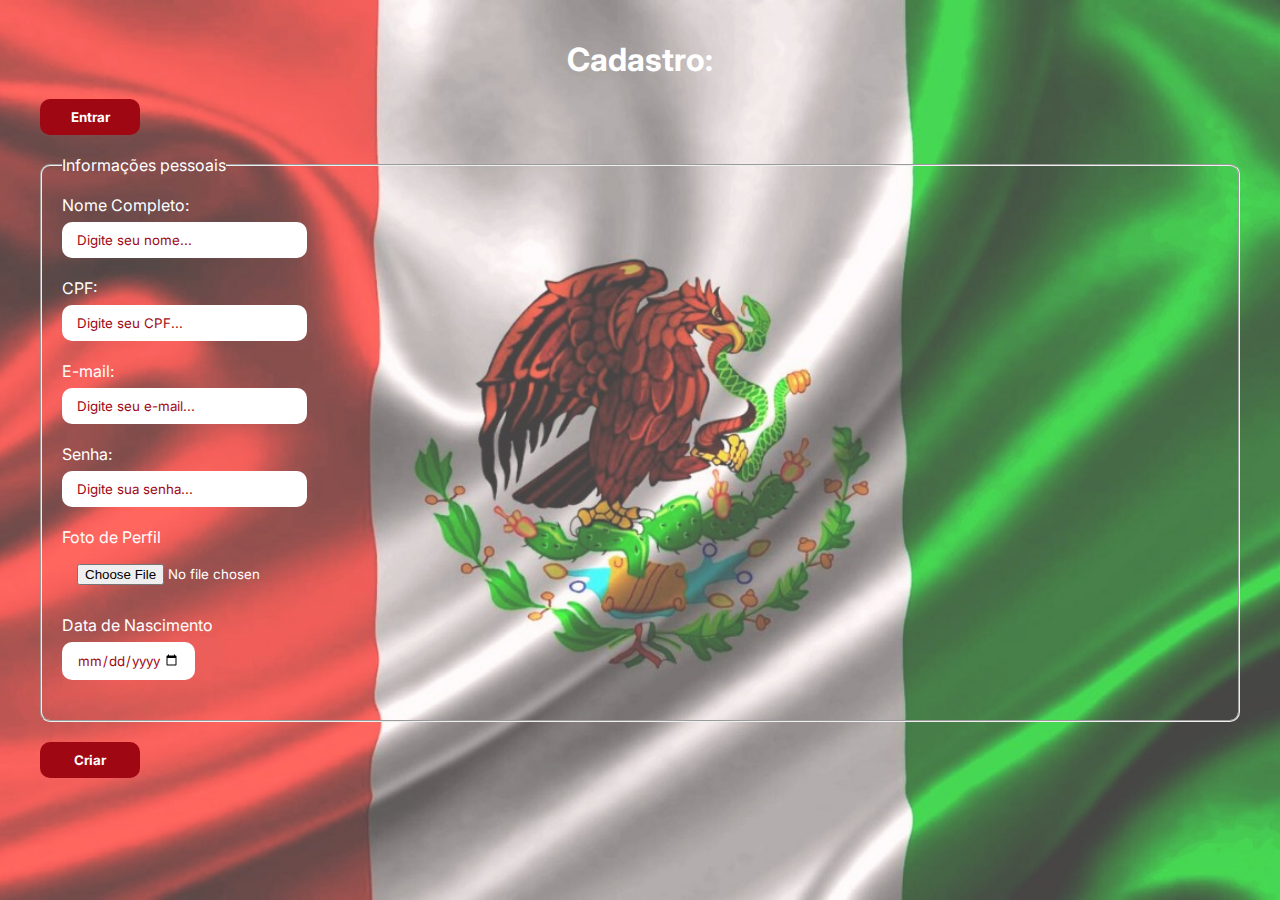
<file: index.html>
<!DOCTYPE html>
<html lang="pt-br">

<head>
    <meta charset="UTF-8">
    <meta name="viewport" content="width=device-width, initial-scale=1.0">
    <title>México</title>
    <link rel="shortcut icon" href="bandeira_rendodo.webp" type="image/x-icon">
    <link rel="stylesheet" href="style.css">
    <link rel="stylesheet" href="quiz.html">
    <link rel="preconnect" href="https://fonts.googleapis.com">
    <link rel="preconnect" href="https://fonts.gstatic.com" crossorigin>
    <link href="https://fonts.googleapis.com/css?family=Inter:ital,opsz,wght@0,14..32,100..900;1,14..32,
    100..900&display=swap" rel="stylesheet">
    
<link rel="shortcut icon" href="rendodo.png" type="image/x-icon">

</head>

<body>
    <header>

        <div id="page">
            <header>
                <h1>Cadastro:</h1>
            </header>
            <button><a href="login.html" class="botao">Entrar</a></button> 
            <div id="cor_de_fundo">
                <main>
                    <form action="">
                        <fieldset class="informacoes-pessoais">
                            <legend>Informações pessoais</legend>

                            <div>
                                <label for="Nome"> Nome Completo:</label>
                                <input type="text" placeholder="Digite seu nome..." id="nome...">
                            </div>

                            <div>
                                <label for="">CPF:</label>
                                <input type="number" placeholder="Digite seu CPF..." id="cpf">
                            </div>

                            <div>
                                <label for="email">E-mail:</label>
                                <input type="email" placeholder="Digite seu e-mail..." id="email" required>
                            </div>

                            <div>
                                <label for="senha">Senha:</label>
                                <input type="password" placeholder="Digite sua senha..." id="senha" required
                                    maxlength="10" minlength="6">
                            </div>

                            <div>
                                <label for="foto">Foto de Perfil</label>
                                <input type="file" id="foto" accept="jpg, png, jpeg, svg" required>
                            </div>

                            <div>
                                <label for="nascimento">Data de Nascimento</label>
                                <input type="date" id="nascimento" max="2014-12-31" required>
                            </div>
                           
            </div>
            </fieldset>

            <button><a href="login.html" class="botao">Criar</a></button> 
            </form>
            </main>
        </div>
</body>
</html>
</file>
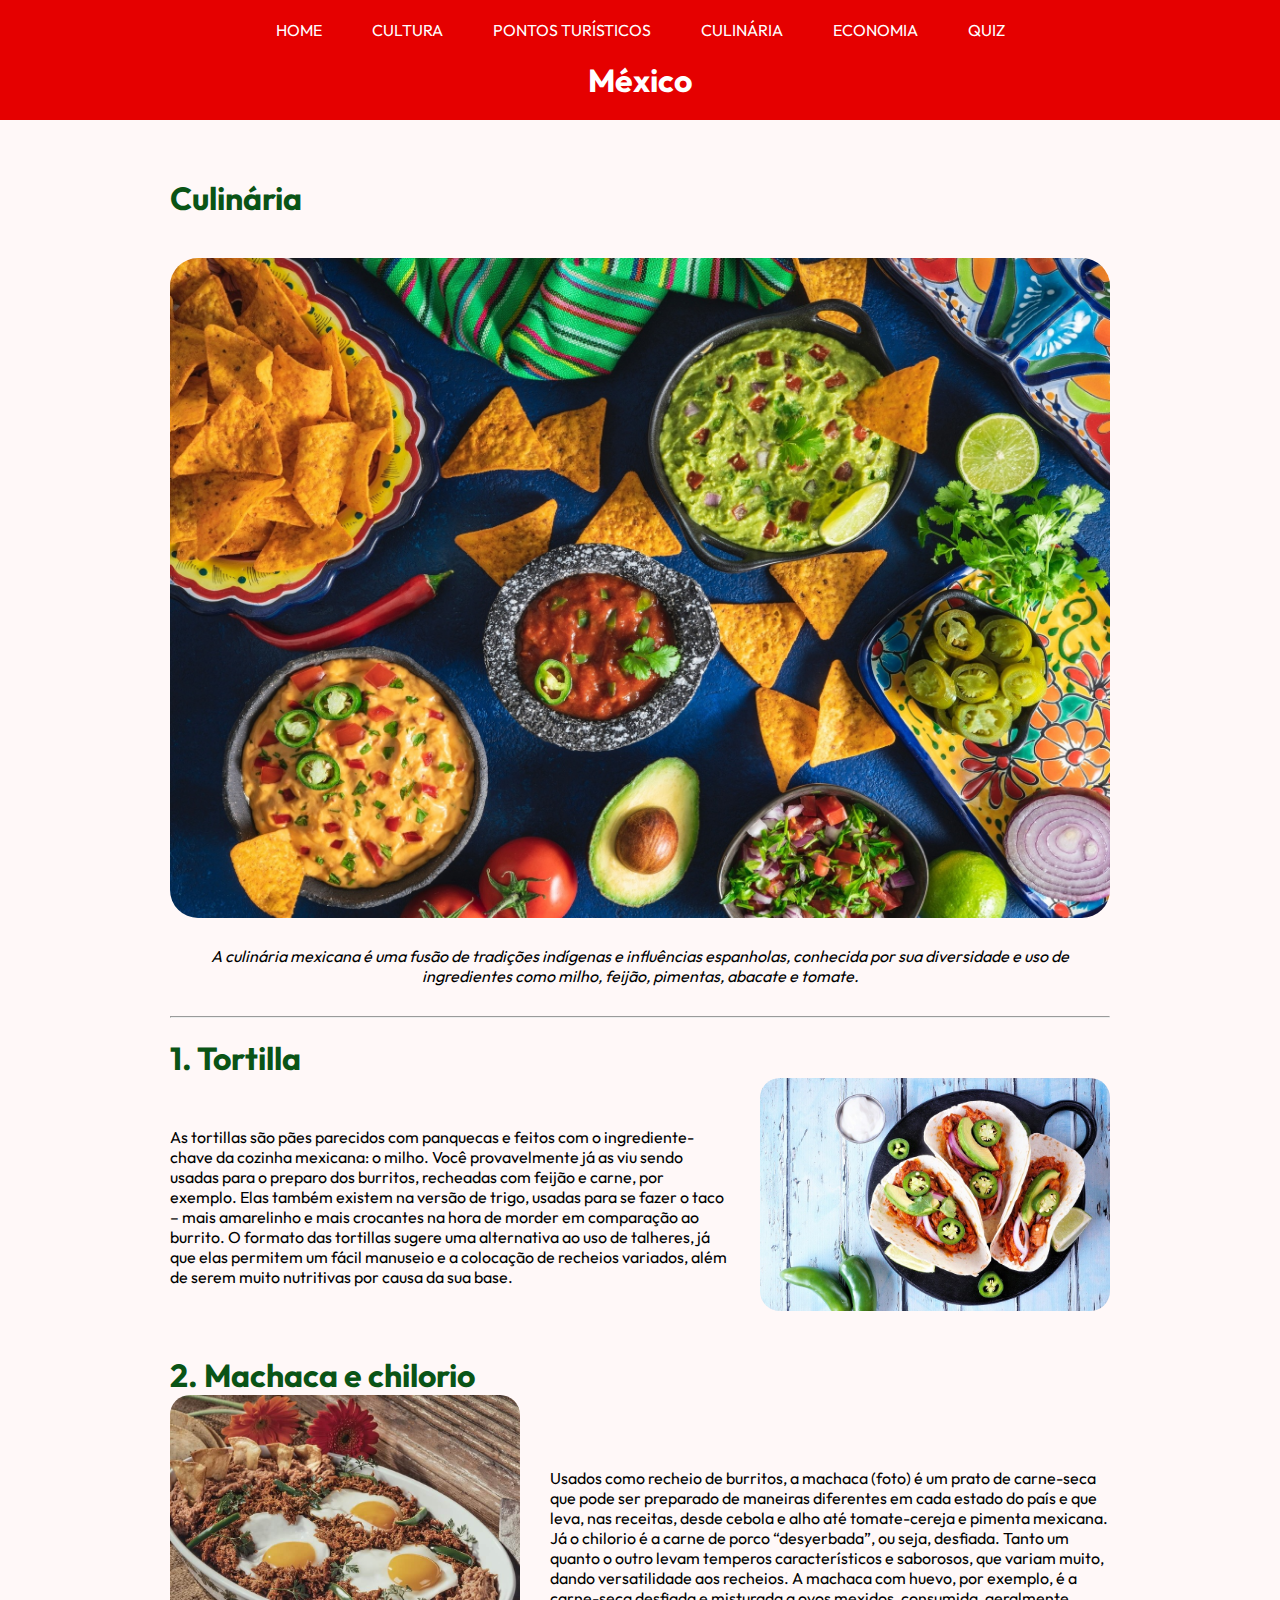
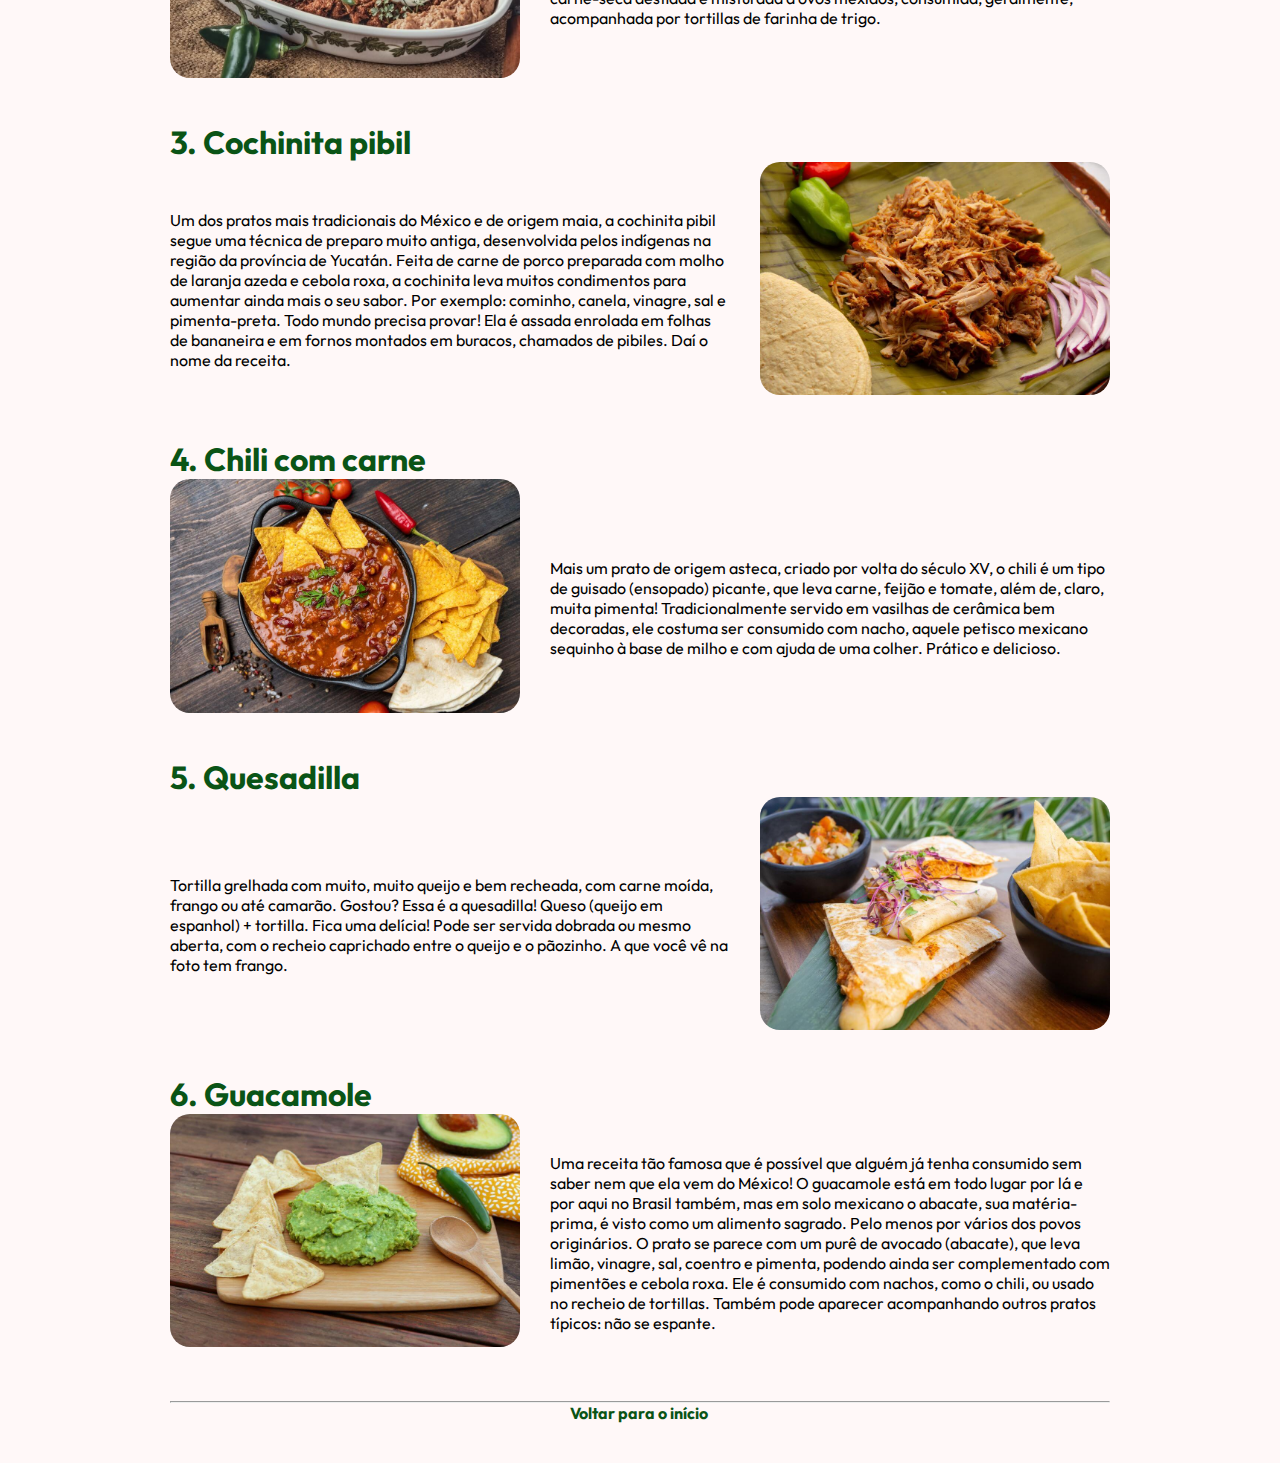
<file: culinaria.html>
<!DOCTYPE html>
<html lang="pt-br">

<head>
    <meta charset="UTF-8">
    <meta name="viewport" content="width=device-width, initial-scale=1.0">
    <title>México</title>
    <link rel="stylesheet" href="culinaria.css">
    <link rel="preconnect" href="https://fonts.googleapis.com">
    <link rel="preconnect" href="https://fonts.gstatic.com" crossorigin>
    <link
        href="https://fonts.googleapis.com/css2?family=Lora:ital,wght@0,400..700;1,400..700&family=Open+Sans:ital,wght@0,300..800;1,300..800&family=Outfit:wght@100..900&display=swap"
        rel="stylesheet">
</head>

<body>
    <div id="page">
        <header>
            <div class="header-container">
                <nav>
                    <ul>
                        <li>
                            <a href="home.html">HOME</a>
                        </li>
                        <li>
                            <a href="cultura.html">CULTURA</a>
                        </li>
                        <li>
                            <a href="locais.html">PONTOS TURÍSTICOS</a>
                        </li>
                        <li>
                            <a href="#culinaria">CULINÁRIA</a>
                        </li>
                        <li>
                            <a href="economia.html">ECONOMIA</a>
                        </li>
                        <li>
                            <a href="quiz.html">QUIZ</a>
                        </li>
                    </ul>
                </nav>
                <h1>México</h1>
            </div>
        </header>

        <div class="divider" id="culinaria"></div>
        <main>
            <h1 id="inicio">Culinária</h1>
            <img id="Conheça-o-mexico" src="./assets/culinaria.jpg" alt="economia méxico"">
            <p class=" italico">A culinária mexicana é uma fusão de tradições indígenas e influências espanholas,
            conhecida por sua diversidade e uso de ingredientes como milho, feijão, pimentas, abacate e tomate.</p>

            <hr>


            <section class="culinaria">
                <h1>1. Tortilla</h1>

                <div class="img-p">
                    <p>As tortillas são pães parecidos com panquecas e feitos com o ingrediente-chave da cozinha
                        mexicana: o milho. Você provavelmente já as viu sendo usadas para o preparo dos burritos,
                        recheadas com feijão e carne, por exemplo.
                        Elas também existem na versão de trigo, usadas para se fazer o taco – mais amarelinho e mais
                        crocantes na hora de morder em comparação ao burrito.
                        O formato das tortillas sugere uma alternativa ao uso de talheres, já que elas permitem um fácil
                        manuseio e a colocação de recheios variados, além de serem muito nutritivas por causa da sua
                        base.</p>

                    <img id="mapa-mexico" src="./assets/tortilla.jpg" alt="Tortilla">
                </div>
            </section>

            <section class="culinaria">
                <h1>2. Machaca e chilorio</h1>

                <div class="img-p">
                    <p>Usados como recheio de burritos, a machaca (foto) é um prato de carne-seca que pode ser preparado
                        de maneiras diferentes em cada estado do país e que leva, nas receitas, desde cebola e alho até
                        tomate-cereja e pimenta mexicana.
                        Já o chilorio é a carne de porco “desyerbada”, ou seja, desfiada.
                        Tanto um quanto o outro levam temperos característicos e saborosos, que variam muito, dando
                        versatilidade aos recheios. A machaca com huevo, por exemplo, é a carne-seca desfiada e
                        misturada a ovos mexidos, consumida, geralmente, acompanhada por tortillas de farinha de trigo.
                    </p>

                    <img id="mapa-mexico" src="./assets/machaca-e-chilorio.jpg" alt=" Machaca e chilorio">
                </div>
            </section>

            <section class="culinaria">
                <h1>3. Cochinita pibil</h1>

                <div class="img-p">
                    <p>Um dos pratos mais tradicionais do México e de origem maia, a cochinita pibil segue uma técnica
                        de preparo muito antiga, desenvolvida pelos indígenas na região da província de Yucatán.
                        Feita de carne de porco preparada com molho de laranja azeda e cebola roxa, a cochinita leva
                        muitos condimentos para aumentar ainda mais o seu sabor. Por exemplo: cominho, canela, vinagre,
                        sal e pimenta-preta. Todo mundo precisa provar!
                        Ela é assada enrolada em folhas de bananeira e em fornos montados em buracos, chamados de
                        pibiles. Daí o nome da receita.</p>

                    <img id="mapa-mexico" src="./assets/cochinita-pibil.jpg" alt=" Cochinita pibil">
                </div>
            </section>

            <section class="culinaria">
                <h1>4. Chili com carne</h1>

                <div class="img-p">
                    <p>Mais um prato de origem asteca, criado por volta do século XV, o chili é um tipo de guisado
                        (ensopado) picante, que leva carne, feijão e tomate, além de, claro, muita pimenta!
                        Tradicionalmente servido em vasilhas de cerâmica bem decoradas, ele costuma ser consumido com
                        nacho, aquele petisco mexicano sequinho à base de milho e com ajuda de uma colher. Prático e
                        delicioso.</p>

                    <img id="mapa-mexico" src="./assets/chili-com-carne.jpg" alt=" Chili com carne">
                </div>
            </section>


            <section class="culinaria">
                <h1>5. Quesadilla</h1>

                <div class="img-p">
                    <p>Tortilla grelhada com muito, muito queijo e bem recheada, com carne moída, frango ou até camarão.
                        Gostou? Essa é a quesadilla! Queso (queijo em espanhol) + tortilla. Fica uma delícia!
                        Pode ser servida dobrada ou mesmo aberta, com o recheio caprichado entre o queijo e o pãozinho.
                        A que você vê na foto tem frango.</p>

                    <img id="mapa-mexico" src="./assets/quesadilla.jpg" alt="Quesadilla">
                </div>
            </section>

            <section class="culinaria">
                <h1>6. Guacamole</h1>

                <div class="img-p">
                    <p>Uma receita tão famosa que é possível que alguém já tenha consumido sem saber nem que ela vem do México! O guacamole está em todo lugar por lá e por aqui no Brasil também, mas em solo mexicano o abacate, sua matéria-prima, é visto como um alimento sagrado.
                        Pelo menos por vários dos povos originários.
                        O prato se parece com um purê de avocado (abacate), que leva limão, vinagre, sal, coentro e pimenta, podendo ainda ser complementado com pimentões e cebola roxa.
                        Ele é consumido com nachos, como o chili, ou usado no recheio de tortillas. Também pode aparecer acompanhando outros pratos típicos: não se espante.</p>

                    <img id="mapa-mexico" src="./assets/guacamole.jpg" alt="Guacamole">
                </div>
            </section>

            <hr>

            <a href="#culinaria" id="voltar-para-o-inicio"><strong>Voltar para o início</strong></a>
        </main>
    </div>
</body>

</html>
</file>
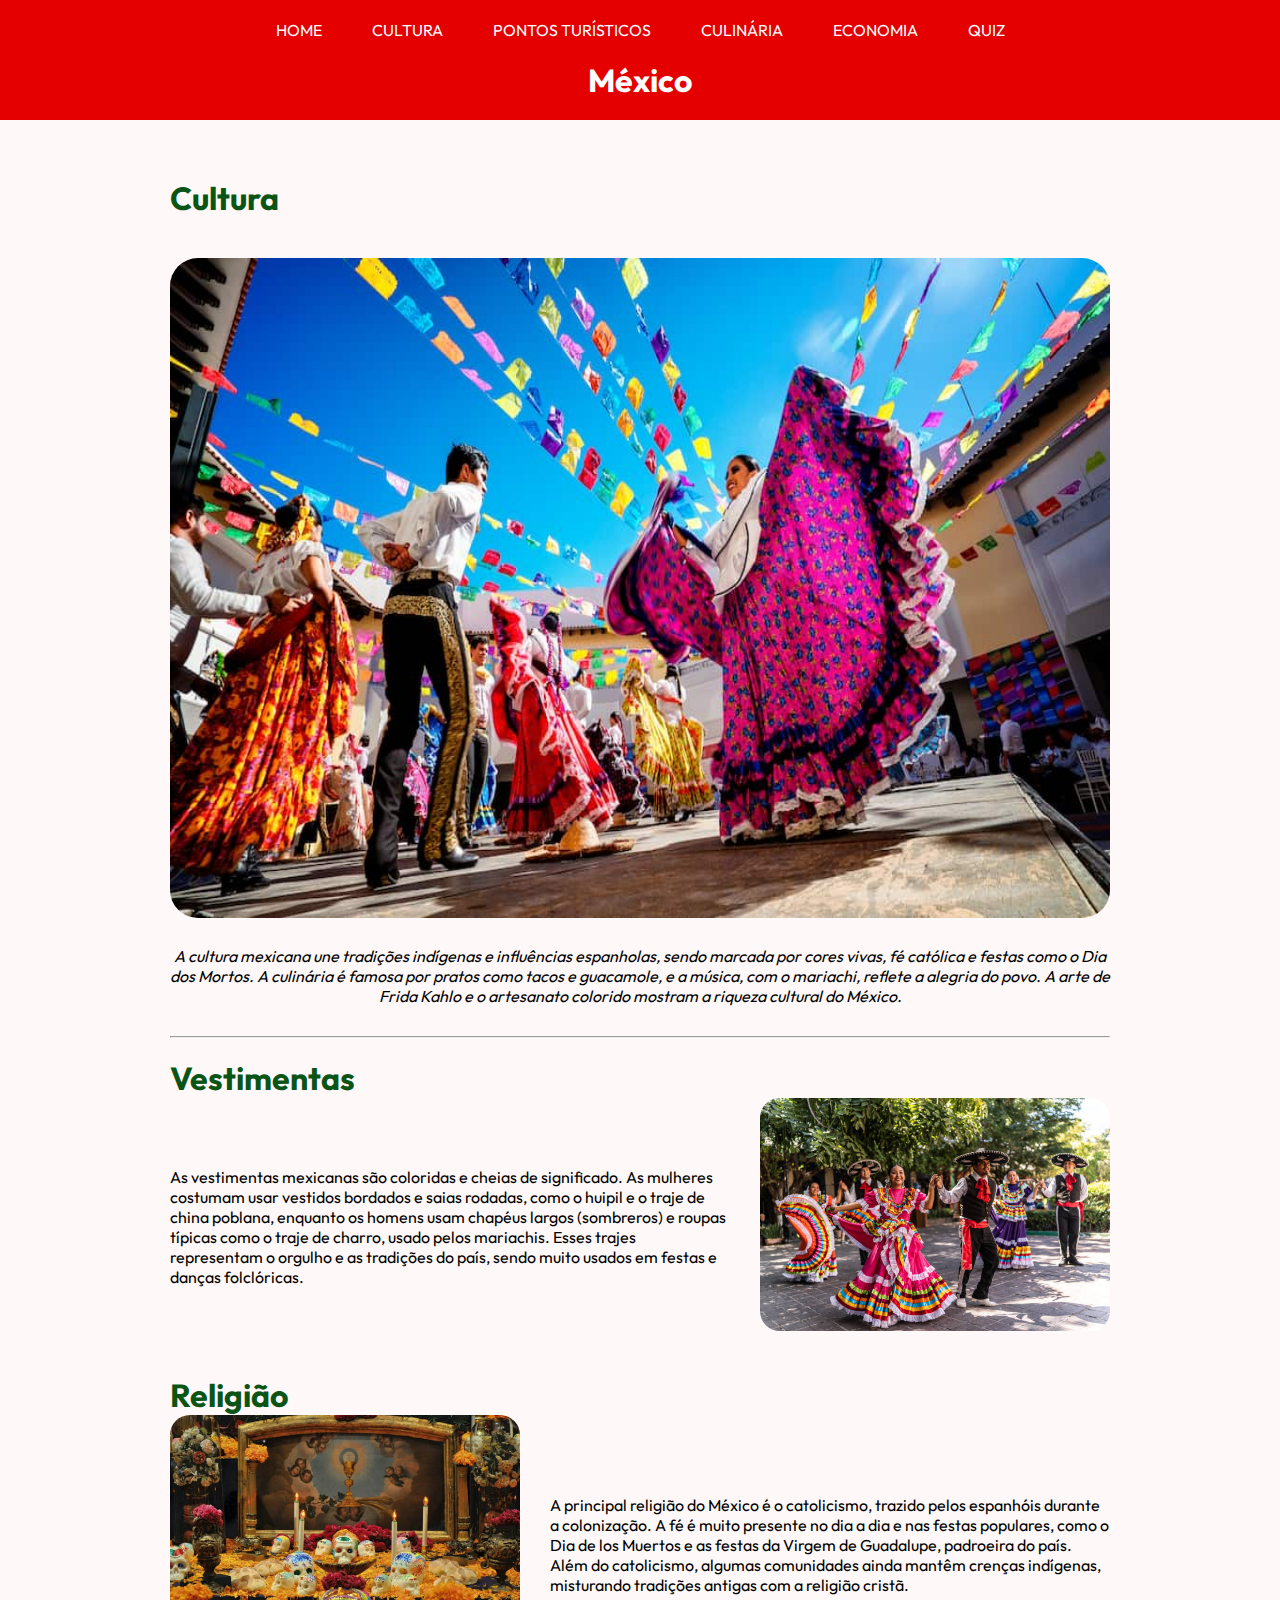
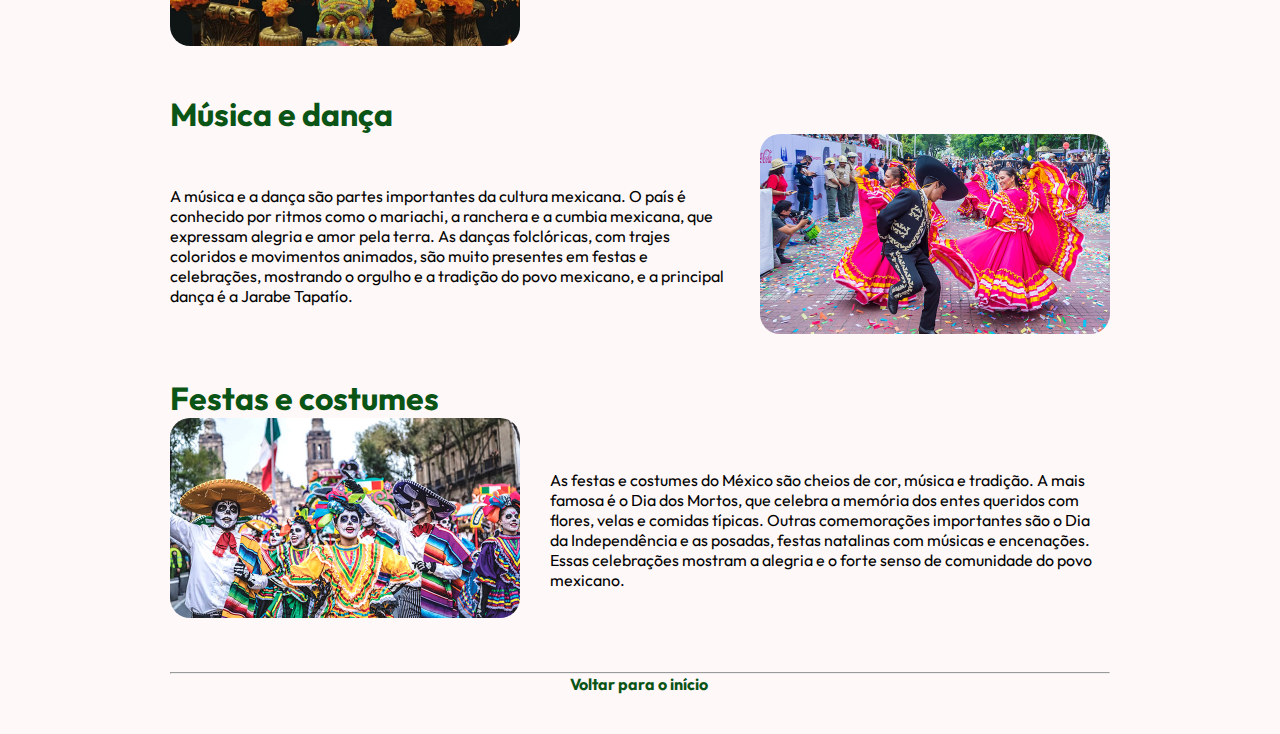
<file: cultura.html>
<!DOCTYPE html>
<html lang="pt-br">

<head>
    <meta charset="UTF-8">
    <meta name="viewport" content="width=device-width, initial-scale=1.0">
    <title>México</title>
    <link rel="stylesheet" href="cultura.css">
    <link rel="preconnect" href="https://fonts.googleapis.com">
    <link rel="preconnect" href="https://fonts.gstatic.com" crossorigin>
    <link
        href="https://fonts.googleapis.com/css2?family=Lora:ital,wght@0,400..700;1,400..700&family=Open+Sans:ital,wght@0,300..800;1,300..800&family=Outfit:wght@100..900&display=swap"
        rel="stylesheet">
</head>

<body>
    <div id="page">
        <header>
            <div class="header-container">
                <nav>
                    <ul>
                        <li>
                            <a href="home.html">HOME</a>
                        </li>
                        <li>
                            <a href="#cultura">CULTURA</a>
                        </li>
                        <li>
                            <a href="locais.html">PONTOS TURÍSTICOS</a>
                        </li>
                        <li>
                            <a href="culinaria.html">CULINÁRIA</a>
                        </li>
                        <li>
                            <a href="economia.html">ECONOMIA</a>
                        </li>
                        <li>
                            <a href="quiz.html">QUIZ</a>
                        </li>
                    </ul>
                </nav>
                <h1>México</h1>
            </div>
        </header>

        <div class="divider" id="cultura"></div>
        <main>
            <h1 id="inicio">Cultura</h1>
            <img id="Conheça-o-mexico" src="./assets/cultura.jpg"
                alt="cultura méxico"">
                                                                                                                                                                                                                                                                                                                                                                                                                                                                                                                                                                                                                                                                                                            <p class="
                italico">A cultura mexicana une tradições indígenas e influências espanholas, sendo marcada por cores
            vivas, fé católica e festas como o Dia dos Mortos. A culinária é famosa por pratos como tacos e guacamole, e
            a música, com o mariachi, reflete a alegria do povo. A arte de Frida Kahlo e o artesanato colorido mostram a
            riqueza cultural do México.</p>

            <hr>


            <section class="cultura">
                <h1>Vestimentas</h1>

                <div class="img-p">
                    <p>As vestimentas mexicanas são coloridas e cheias de significado. As mulheres costumam usar
                        vestidos bordados e saias rodadas, como o huipil e o traje de china poblana, enquanto os homens
                        usam chapéus largos (sombreros) e roupas típicas como o traje de charro, usado pelos mariachis.
                        Esses trajes representam o orgulho e as tradições do país, sendo muito usados em festas e danças
                        folclóricas.</p>

                    <img id="mapa-mexico" src="./assets/vestimentas.jpg" alt="Vestimentas">
                </div>
            </section>

            <section class="cultura">
                <h1>Religião</h1>

                <div class="img-p">
                    <p>A principal religião do México é o catolicismo, trazido pelos espanhóis durante a colonização. A
                        fé é muito presente no dia a dia e nas festas populares, como o Dia de los Muertos e as festas
                        da Virgem de Guadalupe, padroeira do país. Além do catolicismo, algumas comunidades ainda mantêm
                        crenças indígenas, misturando tradições antigas com a religião cristã.
                    <p>

                        <img id="mapa-mexico" src="./assets/Religiao.png" alt="Religião">
                </div>
            </section>

            <section class="cultura">
                <h1>Música e dança</h1>

                <div class="img-p">
                    <p>A música e a dança são partes importantes da cultura mexicana. O país é conhecido por ritmos como
                        o mariachi, a ranchera e a cumbia mexicana, que expressam alegria e amor pela terra. As danças
                        folclóricas, com trajes coloridos e movimentos animados, são muito presentes em festas e
                        celebrações, mostrando o orgulho e a tradição do povo mexicano, e a principal dança é a Jarabe
                        Tapatío.</p>

                    <img id="mapa-mexico" src="./assets/musica.jpg" alt="Musica e dança">
                </div>
            </section>

            <section class="cultura">
                <h1>Festas e costumes</h1>

                <div class="img-p">
                    <p>As festas e costumes do México são cheios de cor, música e tradição. A mais famosa é o Dia dos
                        Mortos, que celebra a memória dos entes queridos com flores, velas e comidas típicas. Outras
                        comemorações importantes são o Dia da Independência e as posadas, festas natalinas com músicas e
                        encenações. Essas celebrações mostram a alegria e o forte senso de comunidade do povo mexicano.
                    </p>

                    <img id="mapa-mexico" src="./assets/custumes.jpg" alt="Festas e costumes">
                </div>
            </section>

            <hr>

            <a href="#cultura" id="voltar-para-o-inicio"><strong>Voltar para o início</strong></a>
        </main>
    </div>
</body>

</html>
</file>
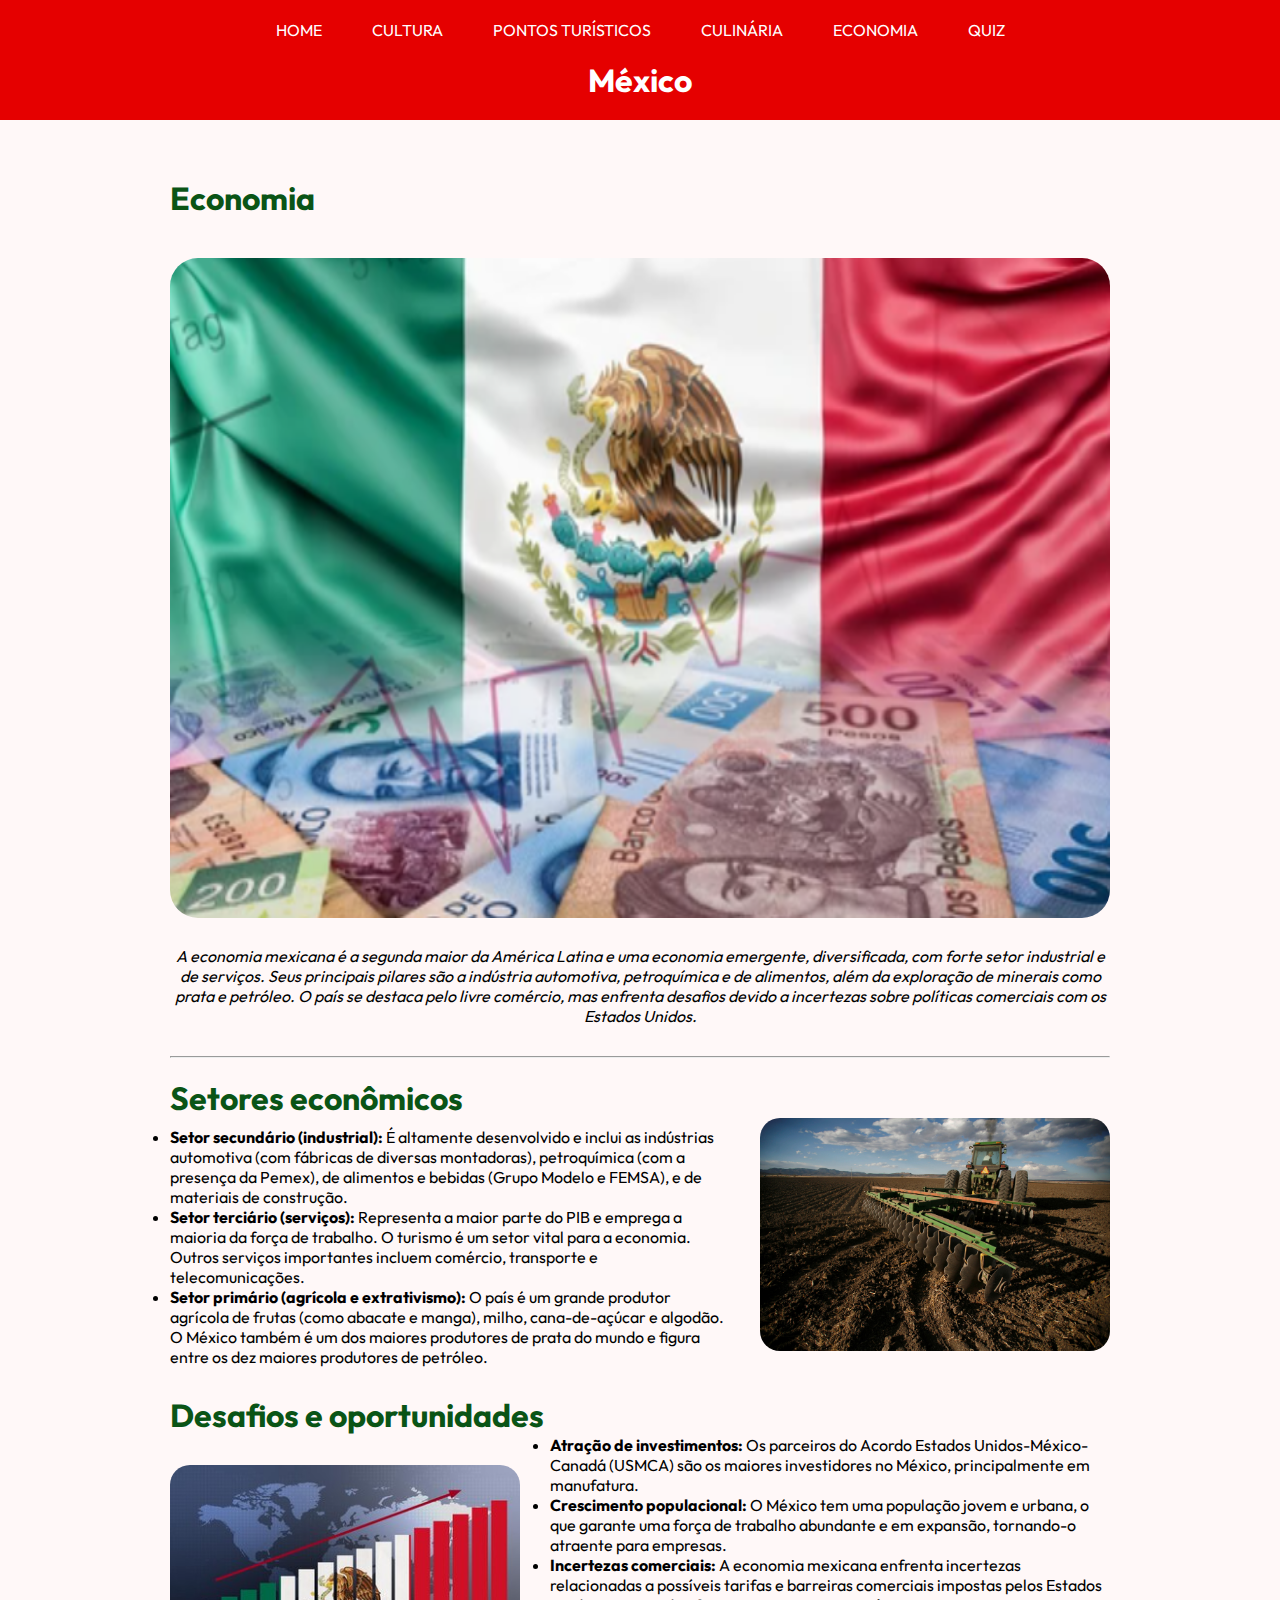
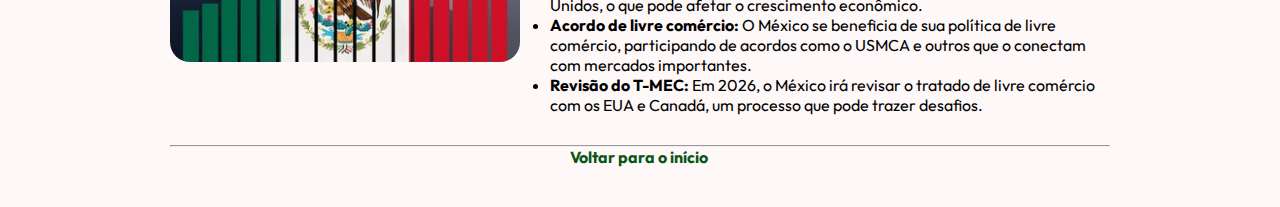
<file: economia.html>
<!DOCTYPE html>
<html lang="pt-br">

<head>
    <meta charset="UTF-8">
    <meta name="viewport" content="width=device-width, initial-scale=1.0">
    <title>México</title>
    <link rel="stylesheet" href="economia.css">
    <link rel="preconnect" href="https://fonts.googleapis.com">
    <link rel="preconnect" href="https://fonts.gstatic.com" crossorigin>
    <link
        href="https://fonts.googleapis.com/css2?family=Lora:ital,wght@0,400..700;1,400..700&family=Open+Sans:ital,wght@0,300..800;1,300..800&family=Outfit:wght@100..900&display=swap"
        rel="stylesheet">
</head>

<body>
    <div id="page">
        <header>
            <div class="header-container">
                <nav>
                    <ul>
                        <li>
                            <a href="home.html">HOME</a>
                        </li>
                        <li>
                            <a href="cultura.html">CULTURA</a>
                        </li>
                        <li>
                            <a href="locais.html">PONTOS TURÍSTICOS</a>
                        </li>
                        <li>
                            <a href="culinaria.html">CULINÁRIA</a>
                        </li>
                        <li>
                            <a href="#economia">ECONOMIA</a>
                        </li>
                        <li>
                            <a href="quiz.html">QUIZ</a>
                        </li>
                    </ul>
                </nav>
                <h1>México</h1>
            </div>
        </header>

        <div class="divider" id="economia"></div>
        <main>
            <h1 id="inicio">Economia</h1>
            <img id="Conheça-o-mexico" src="./assets/economia.png" alt="economia méxico"">
            <p class=" italico">A economia mexicana é a segunda maior da América Latina e uma economia emergente, diversificada, com forte setor industrial e de serviços. Seus principais pilares são a indústria automotiva, petroquímica e de alimentos, além da exploração de minerais como prata e petróleo. O país se destaca pelo livre comércio, mas enfrenta desafios devido a incertezas sobre políticas comerciais com os Estados Unidos. </p>

            <hr>


            <section class="economia">
                <h1>Setores econômicos</h1>

                <div class="img-p">
                    <ul>
                        <li><strong>Setor secundário (industrial):</strong> É altamente desenvolvido e inclui as indústrias automotiva (com fábricas de diversas montadoras), petroquímica (com a presença da Pemex), de alimentos e bebidas (Grupo Modelo e FEMSA), e de materiais de construção.</li>
                        <li><strong>Setor terciário (serviços):</strong> Representa a maior parte do PIB e emprega a maioria da força de trabalho. O turismo é um setor vital para a economia. Outros serviços importantes incluem comércio, transporte e telecomunicações.</li>
                        <li><strong>Setor primário (agrícola e extrativismo):</strong> O país é um grande produtor agrícola de frutas (como abacate e manga), milho, cana-de-açúcar e algodão. O México também é um dos maiores produtores de prata do mundo e figura entre os dez maiores produtores de petróleo. </li>
                    </ul>

                    <img id="mapa-mexico" src="./assets/setor-economico.jpg" alt="Seror economico">
                </div>
            </section>

            <section class="economia">
                <h1>Desafios e oportunidades</h1>

                <div class="img-p">
                    
                    <ul>
                        <li><strong>Atração de investimentos: </strong>Os parceiros do Acordo Estados Unidos-México-Canadá (USMCA) são os maiores investidores no México, principalmente em manufatura.</li>
                        <li> <strong>Crescimento populacional:</strong> O México tem uma população jovem e urbana, o que garante uma força de trabalho abundante e em expansão, tornando-o atraente para empresas.</li>
                        <li><strong>Incertezas comerciais: </strong>A economia mexicana enfrenta incertezas relacionadas a possíveis tarifas e barreiras comerciais impostas pelos Estados Unidos, o que pode afetar o crescimento econômico.</li>
                        <li><strong>Acordo de livre comércio:</strong> O México se beneficia de sua política de livre comércio, participando de acordos como o USMCA e outros que o conectam com mercados importantes.</li>
                        <li><strong>Revisão do T-MEC:</strong> Em 2026, o México irá revisar o tratado de livre comércio com os EUA e Canadá, um processo que pode trazer desafios. </li>
                    </ul>

                    <img id="mapa-mexico" src="./assets/economia3.jpg" alt="Desafios e oportunidades">
                </div>
            </section>


            <hr>

            <a href="#economia" id="voltar-para-o-inicio"><strong>Voltar para o início</strong></a>
        </main>
    </div>
</body>

</html>
</file>
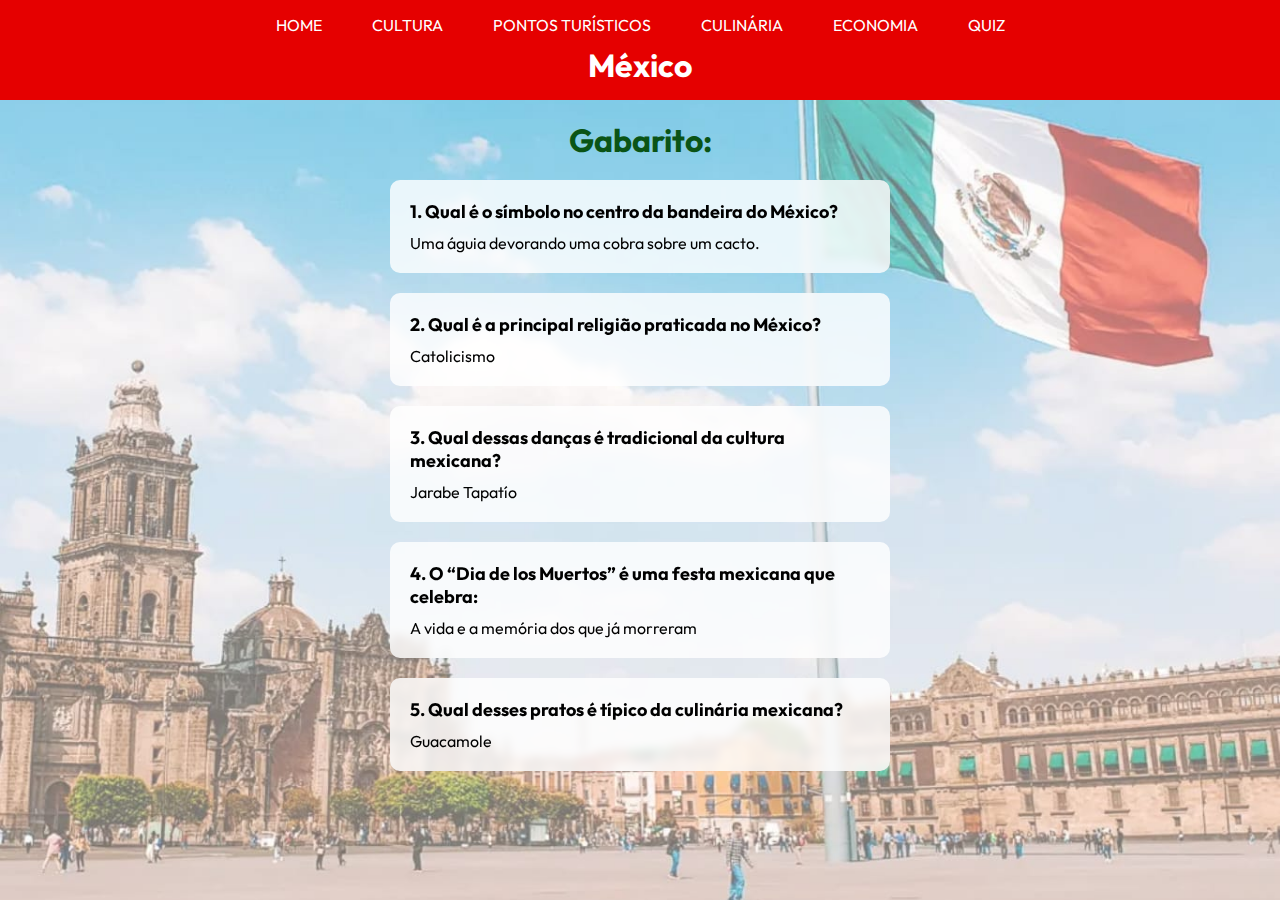
<file: gabarito.html>
<!DOCTYPE html>
<html lang="pt-br">

<head>
    <meta charset="UTF-8">
    <meta name="viewport" content="width=device-width, initial-scale=1.0">
    <title>México</title>
    <link rel="shortcut icon" href="bandeira_rendodo.webp" type="image/x-icon">
    <link rel="stylesheet" href="quiz.css">
    <link rel="preconnect" href="https://fonts.googleapis.com">
    <link rel="preconnect" href="https://fonts.gstatic.com" crossorigin>
    <link
        href="https://fonts.googleapis.com/css2?family=Lora:ital,wght@0,400..700;1,400..700&family=Open+Sans:ital,wght@0,300..800;1,300..800&family=Outfit:wght@100..900&display=swap"
        rel="stylesheet">
</head>


<body>
    <div id="page">
        <header>
            <div class="header-container">
                <nav>
                    <ul>
                        <li>
                            <a href="home.html">HOME</a>
                        </li>
                        <li>
                            <a href="cultura.html">CULTURA</a>
                        </li>
                        <li>
                            <a href="locais.html">PONTOS TURÍSTICOS</a>
                        </li>
                        <li>
                            <a href="culinaria.html">CULINÁRIA</a>
                        </li>
                        <li>
                            <a href="economia.html">ECONOMIA</a>
                        </li>
                        <li>
                            <a href="quiz.html">QUIZ</a>
                        </li>
                    </ul>
                </nav>
                <h1>México</h1>
            </div>
        </header>

        <h1 id="quiz">Gabarito:</h1>
        <div class="pergunta">
            <h2>1. Qual é o símbolo no centro da bandeira do México?</h2>

            <p>Uma águia devorando uma cobra sobre um cacto.</p>
        </div>


        <div class="pergunta">
            <h2>2. Qual é a principal religião praticada no México?
            </h2>
            <p>Catolicismo</p>

        </div>


        <div class="pergunta">
            <h2>3. Qual dessas danças é tradicional da cultura mexicana?</h2>

            <p>Jarabe Tapatío</p>
        </div>
        <div class="pergunta">
            <h2>4. O “Dia de los Muertos” é uma festa mexicana que celebra:</h2>

            <p>A vida e a memória dos que já morreram</p>

        </div>


        <div class="pergunta">
            <h2>5. Qual desses pratos é típico da culinária mexicana?
            </h2>
            <p>Guacamole</p>

        </div>


</body>

</html>
</file>
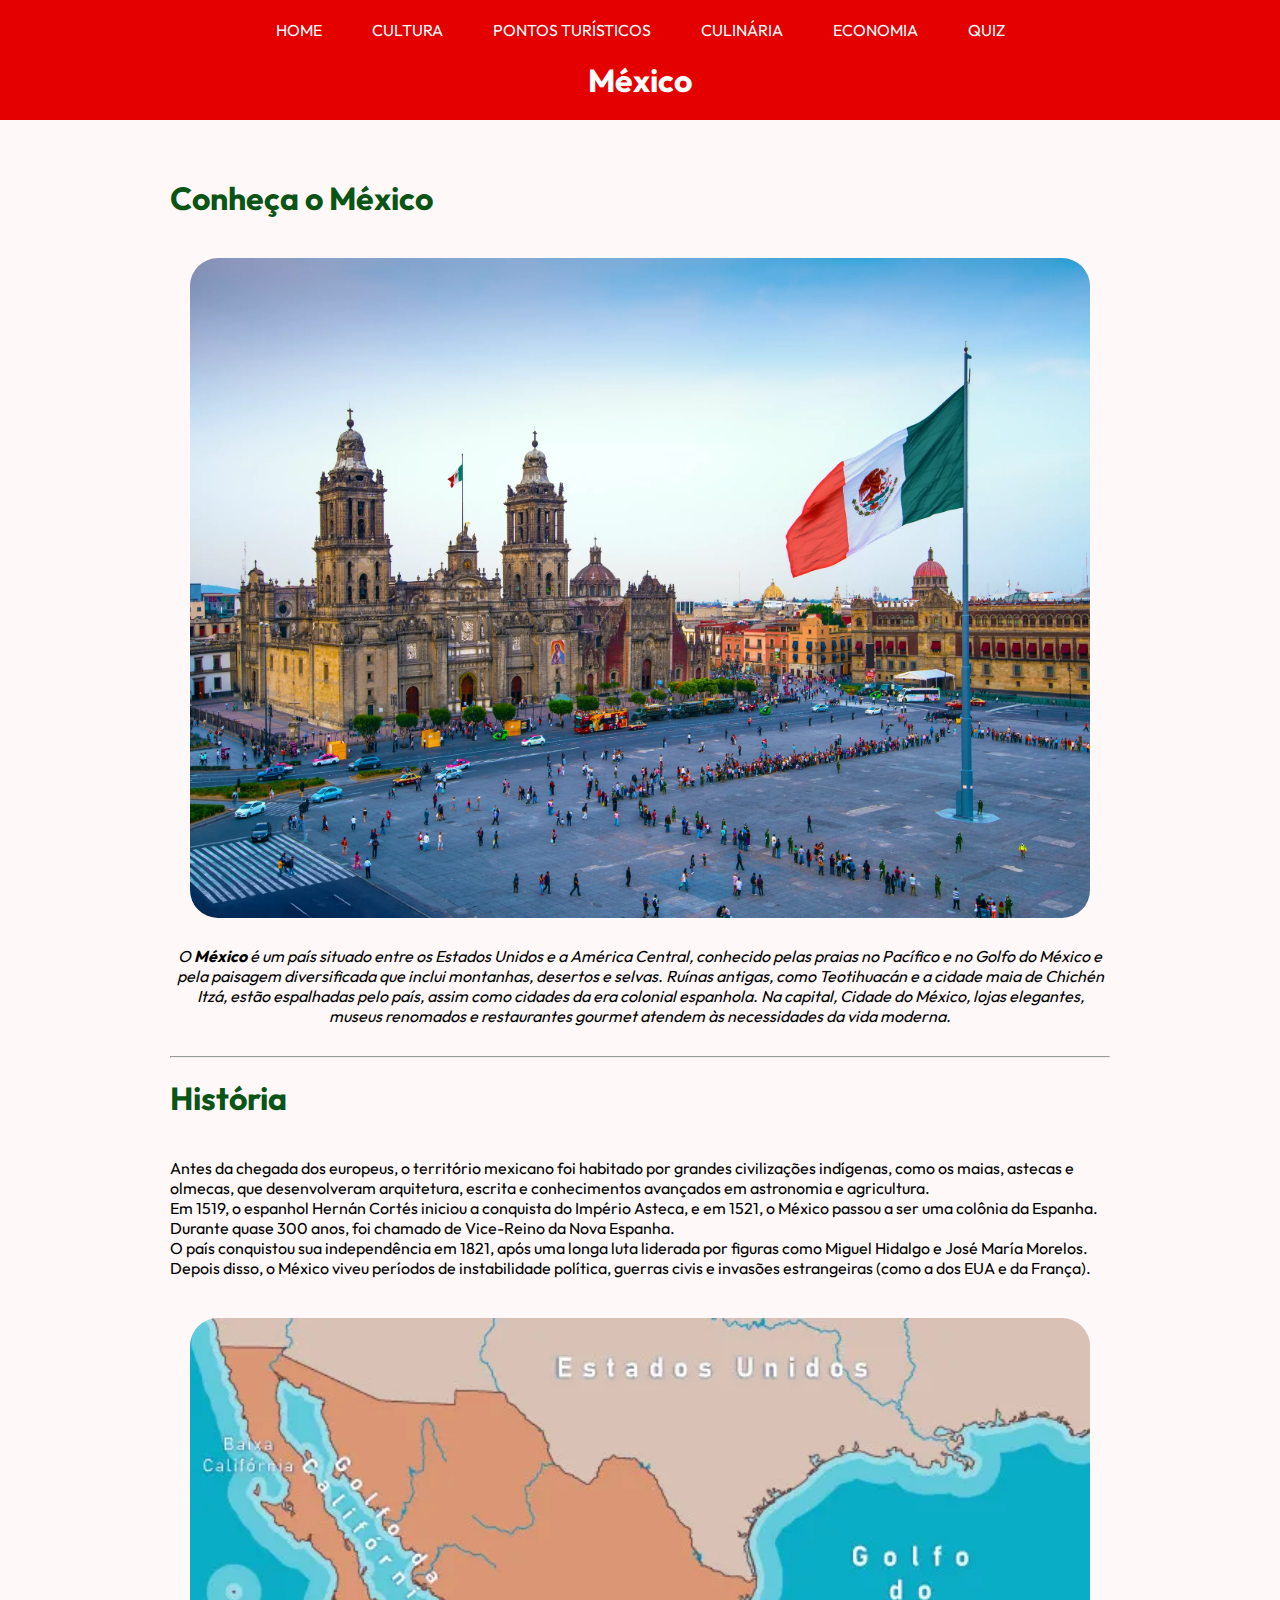
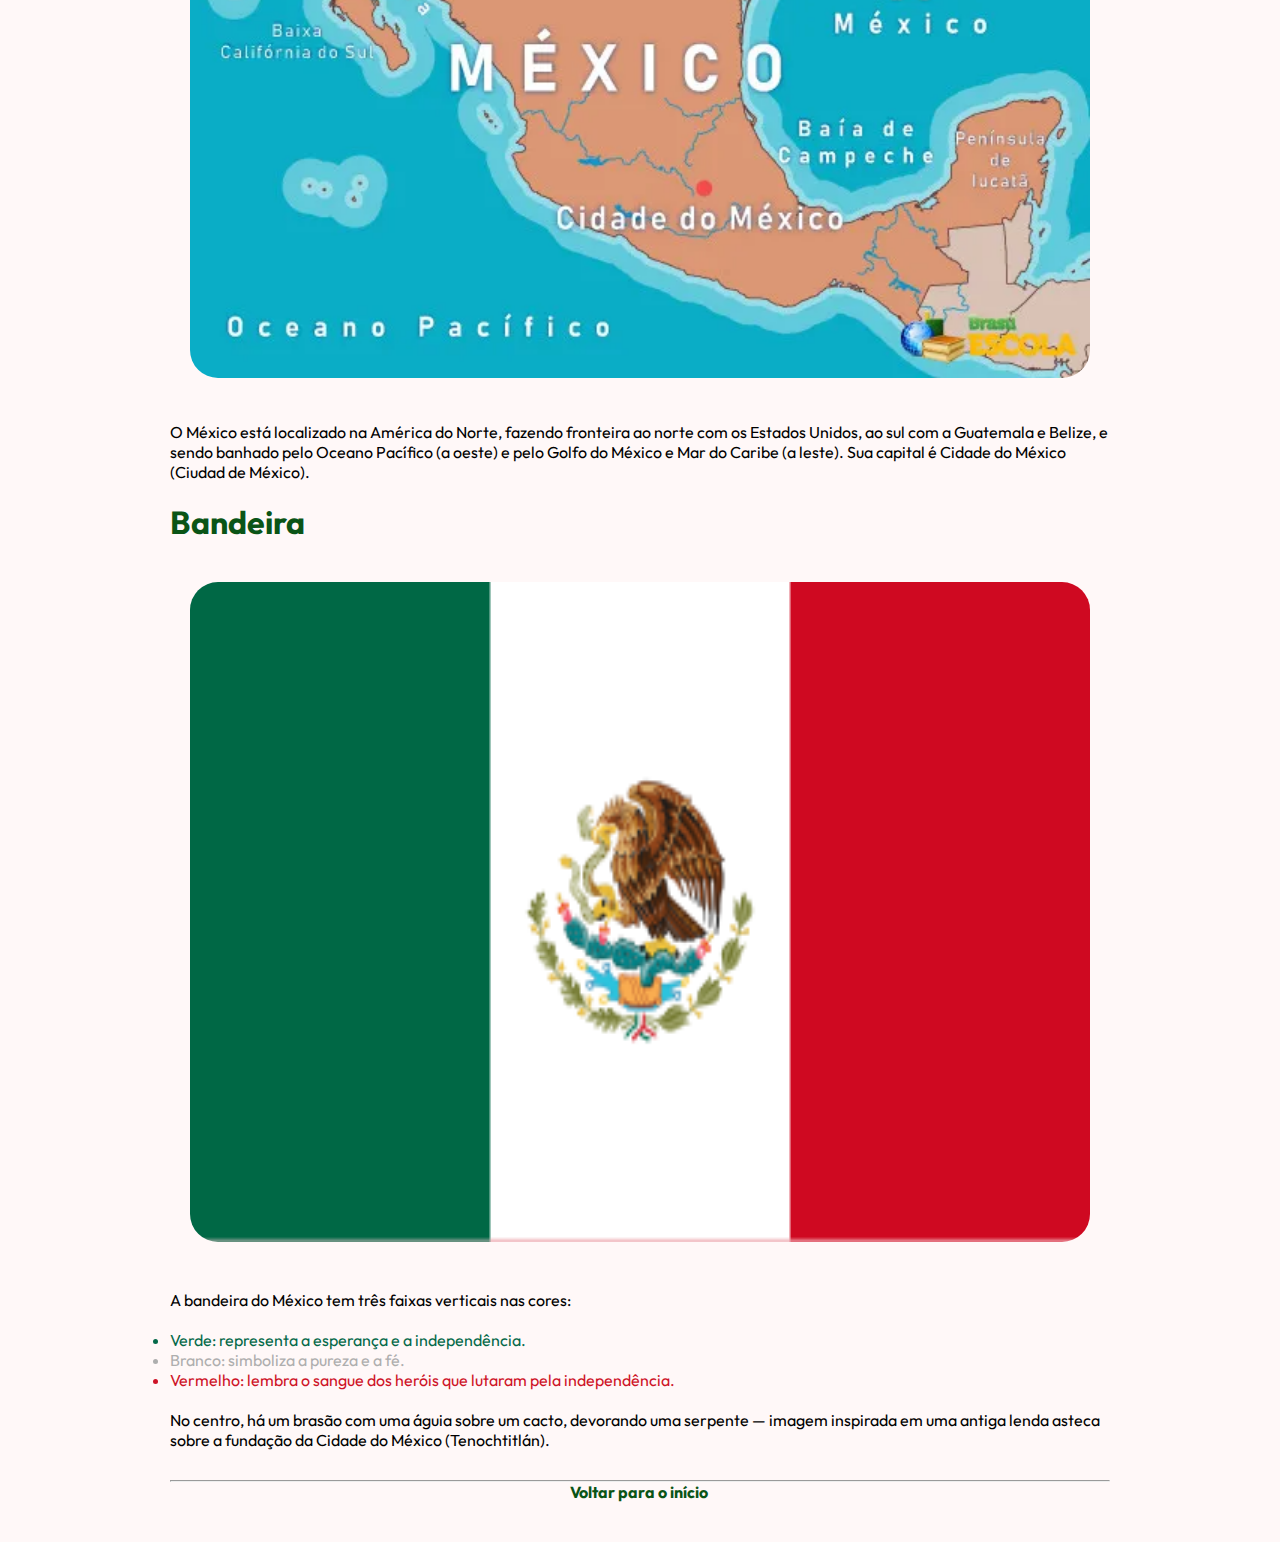
<file: home.html>
<!DOCTYPE html>
<html lang="pt-br">
<head>
    <meta charset="UTF-8">
    <meta name="viewport" content="width=device-width, initial-scale=1.0">
    <title>México</title>
    <link rel="stylesheet" href="home.css">
    <link rel="preconnect" href="https://fonts.googleapis.com">
    <link rel="preconnect" href="https://fonts.gstatic.com" crossorigin>
    <link href="https://fonts.googleapis.com/css2?family=Lora:ital,wght@0,400..700;1,400..700&family=Open+Sans:ital,wght@0,300..800;1,300..800&family=Outfit:wght@100..900&display=swap"
        rel="stylesheet">
</head>

<body>
    <div id="page">
        <header>
            <div class="header-container">
                <nav>
                    <ul>
                        <li>
                            <a href="#home">HOME</a>
                        </li>
                        <li>
                            <a href="cultura.html">CULTURA</a>
                        </li>
                        <li>
                            <a href="locais.html">PONTOS TURÍSTICOS</a>
                        </li>
                        <li>
                            <a href="culinaria.html">CULINÁRIA</a>
                        </li>
                        <li>
                            <a href="economia.html">ECONOMIA</a>
                        </li>
                        <li>
                            <a href="quiz.html">QUIZ</a>
                        </li>
                    </ul>
                </nav>
                <h1>México</h1>
            </div>
        </header>

        <div class="divider" id="home"></div>
        <main>
            <h1 id="inicio">Conheça o México</h1>
            
            <img id="Conheça-o-mexico" src="./assets/Conheça-o-mexico.webp" alt="Vista panoramica do méxico"">
            <p class=" italico">O <strong>México</strong> é um país situado entre os Estados Unidos e a América
            Central, conhecido pelas praias no Pacífico e no Golfo do México e pela paisagem diversificada que inclui
            montanhas, desertos e selvas. Ruínas antigas, como Teotihuacán e a cidade maia de Chichén Itzá, estão
            espalhadas pelo país, assim como cidades da era colonial espanhola. Na capital, Cidade do México, lojas
            elegantes, museus renomados e restaurantes gourmet atendem às necessidades da vida moderna.</p>

            <hr>

            <section class="historia">
                <h1>História</h1>

                <p>Antes da chegada dos europeus, o território mexicano foi habitado por grandes civilizações indígenas,
                    como os maias, astecas e olmecas, que desenvolveram arquitetura, escrita e conhecimentos avançados
                    em astronomia e agricultura.</p>
                <p>Em 1519, o espanhol Hernán Cortés iniciou a conquista do Império Asteca, e em 1521, o México passou a
                    ser uma colônia da Espanha. Durante quase 300 anos, foi chamado de Vice-Reino da Nova Espanha.</p>
                <p>O país conquistou sua independência em 1821, após uma longa luta liderada por figuras como Miguel
                    Hidalgo e José María Morelos. Depois disso, o México viveu períodos de instabilidade política,
                    guerras civis e invasões estrangeiras (como a dos EUA e da França).</p>

                <img id="mapa-mexico" src="./assets/mapa-mexico.webp" alt="mapa do méxico"">

                 <p>O México está localizado na América do Norte, fazendo fronteira ao norte com os Estados Unidos, ao sul com a Guatemala e Belize, e sendo banhado pelo Oceano Pacífico (a oeste) e pelo Golfo do México e Mar do Caribe (a leste). Sua capital é Cidade do México (Ciudad de México).</p>

                 <h1>Bandeira</h1>
                 <img id=" bandeira" src="./assets/bandeira2.png" alt="Bandeira do méxico"">

                 <p class=" espaço-p">A bandeira do México tem três faixas verticais nas cores:</p>

                <ul>
                    <li id="verde">Verde: representa a esperança e a independência.</li>
                    <li id="branco">Branco: simboliza a pureza e a fé.</li>
                    <li id="vermelho">Vermelho: lembra o sangue dos heróis que lutaram pela independência.</li>
                </ul>

                <p class="espaço-p">No centro, há um brasão com uma águia sobre um cacto, devorando uma serpente —
                    imagem inspirada em uma antiga lenda asteca sobre a fundação da Cidade do México (Tenochtitlán).</p>

                <hr>

            </section>

            <a href="#home" id="voltar-para-o-inicio"><strong>Voltar para o início</strong></a>
        </main>
    </div>
</body>

</html>
</file>
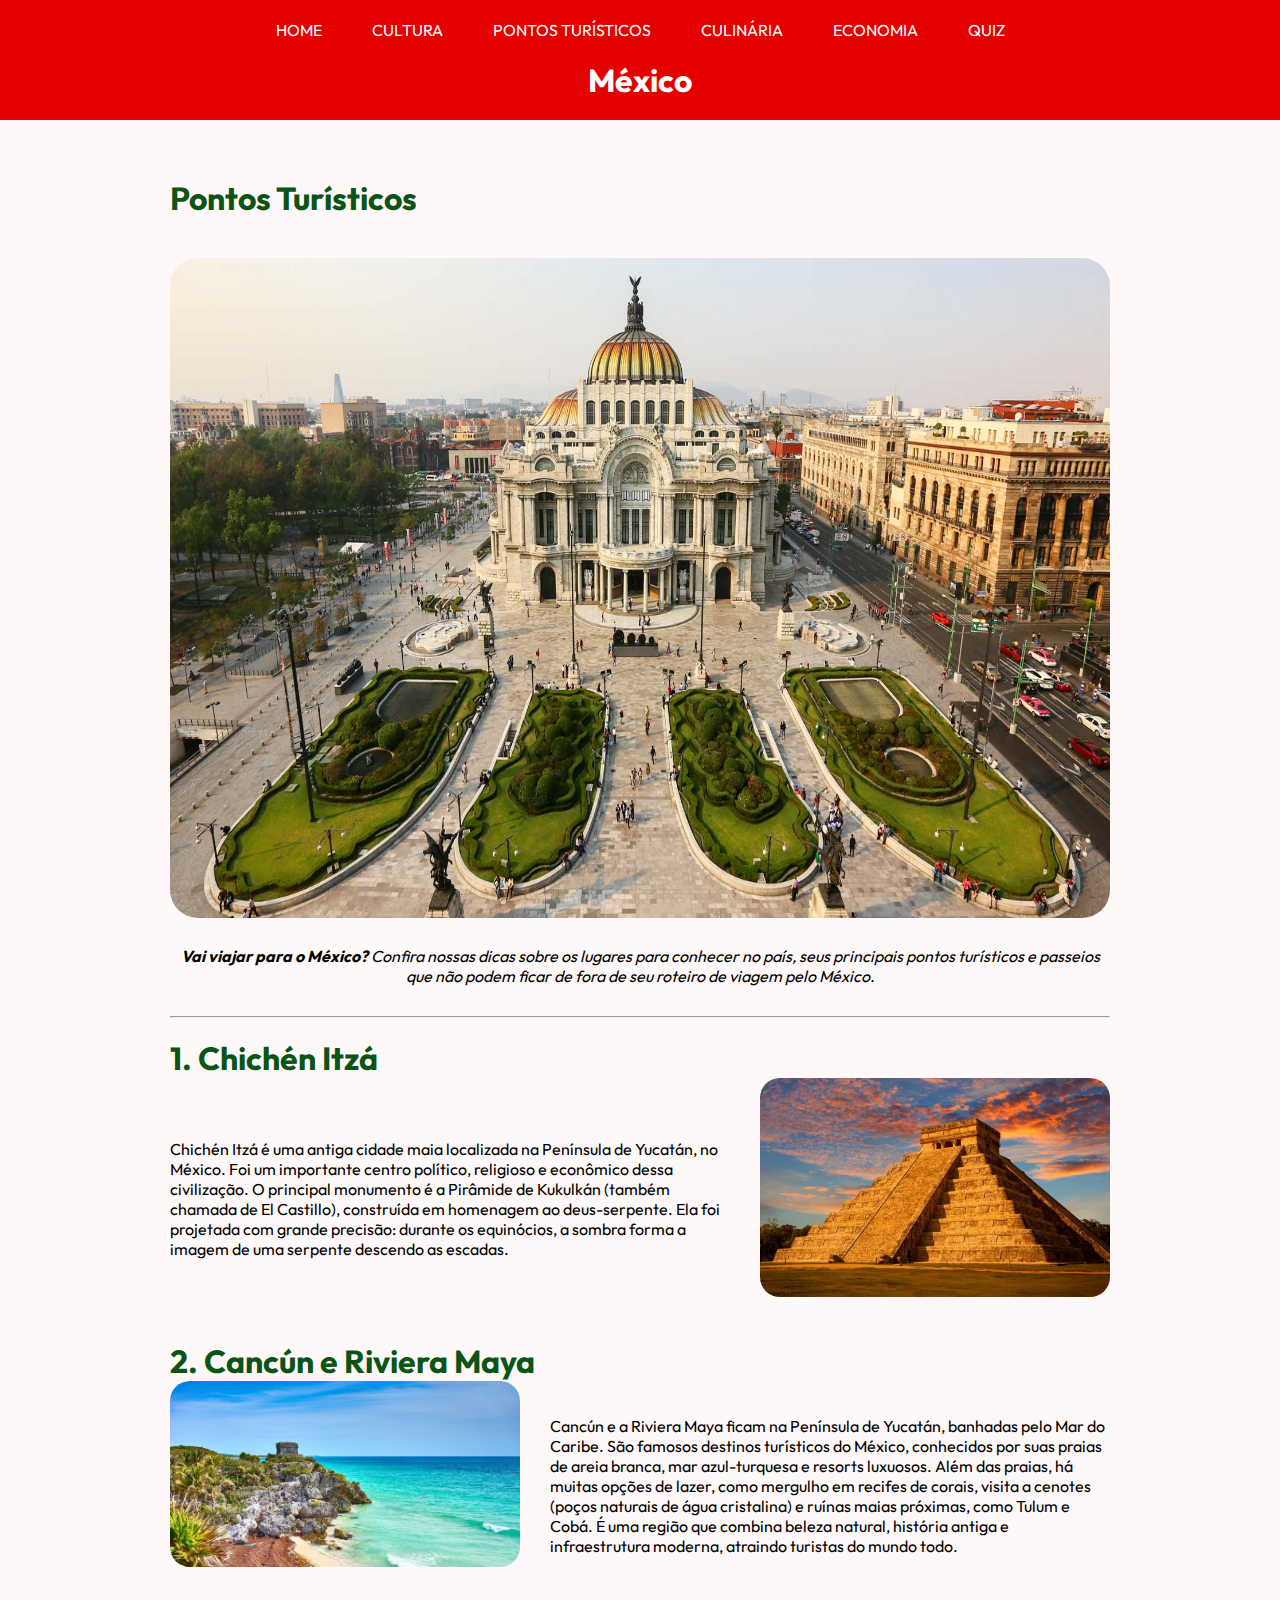
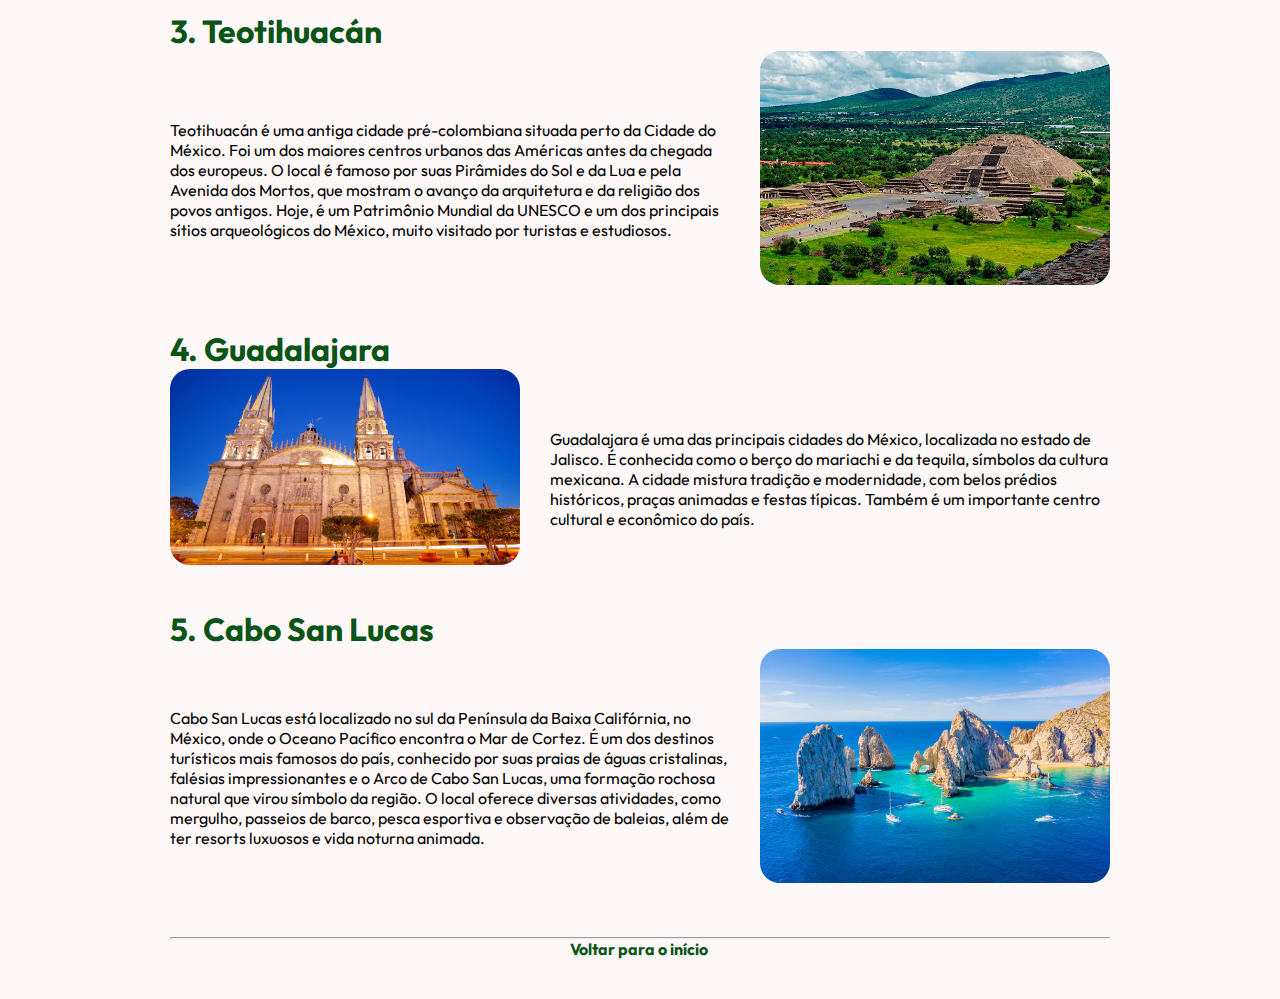
<file: locais.html>
<!DOCTYPE html>
<html lang="pt-br">

<head>
    <meta charset="UTF-8">
    <meta name="viewport" content="width=device-width, initial-scale=1.0">
    <title>México</title>
    <link rel="stylesheet" href="locais.css">
    <link rel="preconnect" href="https://fonts.googleapis.com">
    <link rel="preconnect" href="https://fonts.gstatic.com" crossorigin>
    <link
        href="https://fonts.googleapis.com/css2?family=Lora:ital,wght@0,400..700;1,400..700&family=Open+Sans:ital,wght@0,300..800;1,300..800&family=Outfit:wght@100..900&display=swap"
        rel="stylesheet">
</head>

<body>
    <div id="page">
        <header>
            <div class="header-container">
                <nav>
                    <ul>
                        <li>
                            <a href="index.html">HOME</a>
                        </li>
                        <li>
                            <a href="cultura.html">CULTURA</a>
                        </li>
                        <li>
                            <a href="#locais">PONTOS TURÍSTICOS</a>
                        </li>
                        <li>
                            <a href="culinaria.html">CULINÁRIA</a>
                        </li>
                        <li>
                            <a href="economia.html">ECONOMIA</a>
                        </li>
                        <li>
                            <a href="quiz.html">QUIZ</a>
                        </li>
                    </ul>
                </nav>
                <h1>México</h1>
            </div>
        </header>

        <div class="divider" id="locais"></div>
        <main>
            <h1 id="inicio">Pontos Turísticos</h1>
            <img id="Conheça-o-mexico" src="./assets/locais1.jpg" alt="local turistico méxico"">
            <p class=" italico"><strong>Vai viajar para o México?</strong> Confira nossas dicas sobre os lugares para
            conhecer no país, seus principais pontos turísticos e passeios que não podem ficar de fora de seu roteiro de
            viagem pelo México.</p>

            <hr>


            <section class="pontos-turisticos">
                <h1>1. Chichén Itzá</h1>

                <div class="img-p">
                    <p>Chichén Itzá é uma antiga cidade maia localizada na Península de Yucatán, no México. Foi um
                        importante centro político, religioso e econômico dessa civilização.
                        O principal monumento é a Pirâmide de Kukulkán (também chamada de El Castillo), construída em
                        homenagem ao deus-serpente.
                        Ela foi projetada com grande precisão: durante os equinócios, a sombra forma a imagem de uma
                        serpente descendo as escadas.</p>

                    <img id="mapa-mexico" src="./assets/Chichén-Itzá.jpg" alt="Chichén-Itzá">
                </div>
            </section>

            <section class="pontos-turisticos">
                <h1>2. Cancún e Riviera Maya</h1>

                <div class="img-p">
                    <p>Cancún e a Riviera Maya ficam na Península de Yucatán, banhadas pelo Mar do Caribe. São famosos
                        destinos turísticos do México, conhecidos por suas praias de areia branca, mar azul-turquesa e
                        resorts luxuosos.
                        Além das praias, há muitas opções de lazer, como mergulho em recifes de corais, visita a cenotes
                        (poços naturais de água cristalina) e ruínas maias próximas, como Tulum e Cobá.
                        É uma região que combina beleza natural, história antiga e infraestrutura moderna, atraindo
                        turistas do mundo todo.</p>

                    <img id="mapa-mexico" src="./assets/Cancún.jpg" alt="Cancún e Riviera Maya">
                </div>
            </section>

            <section class="pontos-turisticos">
                <h1>3. Teotihuacán</h1>

                <div class="img-p">
                    <p>Teotihuacán é uma antiga cidade pré-colombiana situada perto da Cidade do México. Foi um dos
                        maiores centros urbanos das Américas antes da chegada dos europeus.
                        O local é famoso por suas Pirâmides do Sol e da Lua e pela Avenida dos Mortos, que mostram o
                        avanço da arquitetura e da religião dos povos antigos.
                        Hoje, é um Patrimônio Mundial da UNESCO e um dos principais sítios arqueológicos do México,
                        muito visitado por turistas e estudiosos.</p>

                    <img id="mapa-mexico" src="./assets/Teotihuacán4.jpg" alt="Teotihuacán">
                </div>
            </section>

            <section class="pontos-turisticos">
                <h1>4. Guadalajara</h1>

                <div class="img-p">
                    <p>Guadalajara é uma das principais cidades do México, localizada no estado de Jalisco. É conhecida
                        como o berço do mariachi e da tequila, símbolos da cultura mexicana.
                        A cidade mistura tradição e modernidade, com belos prédios históricos, praças animadas e festas
                        típicas. Também é um importante centro cultural e econômico do país.</p>

                    <img id="mapa-mexico" src="./assets/Guadalajara.webp" alt="Guadalajara">
                </div>
            </section>

            <section class="pontos-turisticos">
                <h1>5. Cabo San Lucas</h1>

                <div class="img-p">
                    <p>Cabo San Lucas está localizado no sul da Península da Baixa Califórnia, no México, onde o Oceano
                        Pacífico encontra o Mar de Cortez. É um dos destinos turísticos mais famosos do país, conhecido
                        por suas praias de águas cristalinas, falésias impressionantes e o Arco de Cabo San Lucas, uma
                        formação rochosa natural que virou símbolo da região.
                        O local oferece diversas atividades, como mergulho, passeios de barco, pesca esportiva e
                        observação de baleias, além de ter resorts luxuosos e vida noturna animada.</p>

                    <img id="mapa-mexico" src="./assets/Cabo-San-Lucas.avif" alt="Cabo San Lucas">
                </div>

            </section>

            <hr>

            <a href="#locais" id="voltar-para-o-inicio"><strong>Voltar para o início</strong></a>
        </main>
    </div>
</body>

</html>
</file>
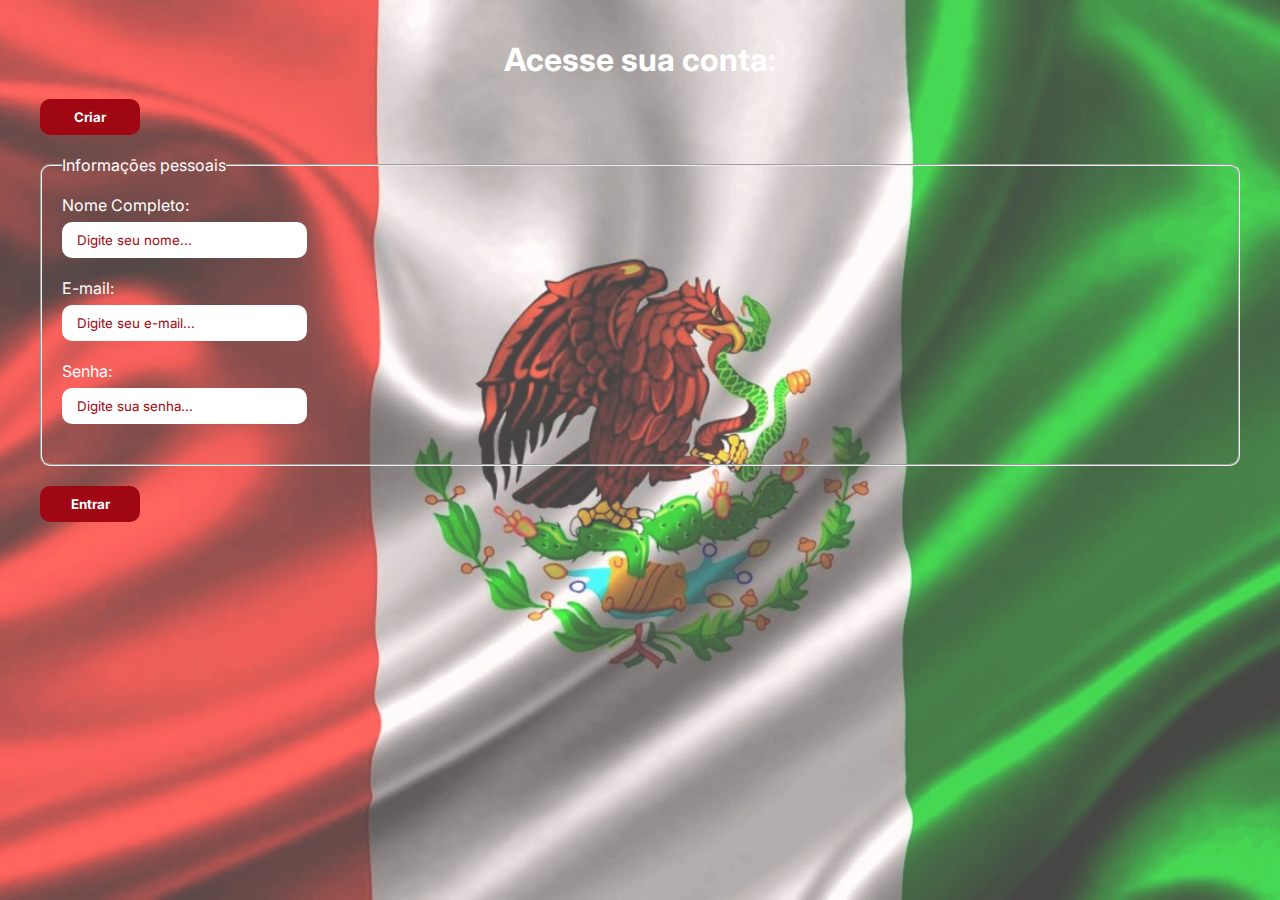
<file: login.html>
<!DOCTYPE html>
<html lang="pt-br">

<head>
    <meta charset="UTF-8">
    <meta name="viewport" content="width=device-width, initial-scale=1.0">
    <title>México</title>
    <link rel="shortcut icon" href="bandeira_rendodo.webp" type="image/x-icon">
    <link rel="stylesheet" href="style.css">
    <link rel="stylesheet" href="quiz.html">
    <link rel="preconnect" href="https://fonts.googleapis.com">
    <link rel="preconnect" href="https://fonts.gstatic.com" crossorigin>
    <link href="https://fonts.googleapis.com/css?family=Inter:ital,opsz,wght@0,14..32,100..900;1,14..32,
    100..900&display=swap" rel="stylesheet">
</head>

<body>
    <header>

        <div id="page">
            <header>
                <h1>Acesse sua conta:</h1>
            </header>
            <button><a href="index.html" class="botao">Criar</a></button> 
            <div id="cor_de_fundo">
                <main>
                    <form action="">
                        <fieldset class="informacoes-pessoais">
                            <legend>Informações pessoais</legend>

                            <div>
                                <label for="Nome"> Nome Completo:</label>
                                <input type="text" placeholder="Digite seu nome..." id="nome...">
                            </div>


                            <div>
                                <label for="email">E-mail:</label>
                                <input type="email" placeholder="Digite seu e-mail..." id="email" required>
                            </div>

                            <div>
                                <label for="senha">Senha:</label>
                                <input type="password" placeholder="Digite sua senha..." id="senha" required
                                    maxlength="10" minlength="6">
                            </div>


                            
                            
            </div>
            </fieldset>

            <button><a href="home.html" class="botao">Entrar</a></button> 
            </form>
            </main>
        </div>
</body>
</html>
</file>
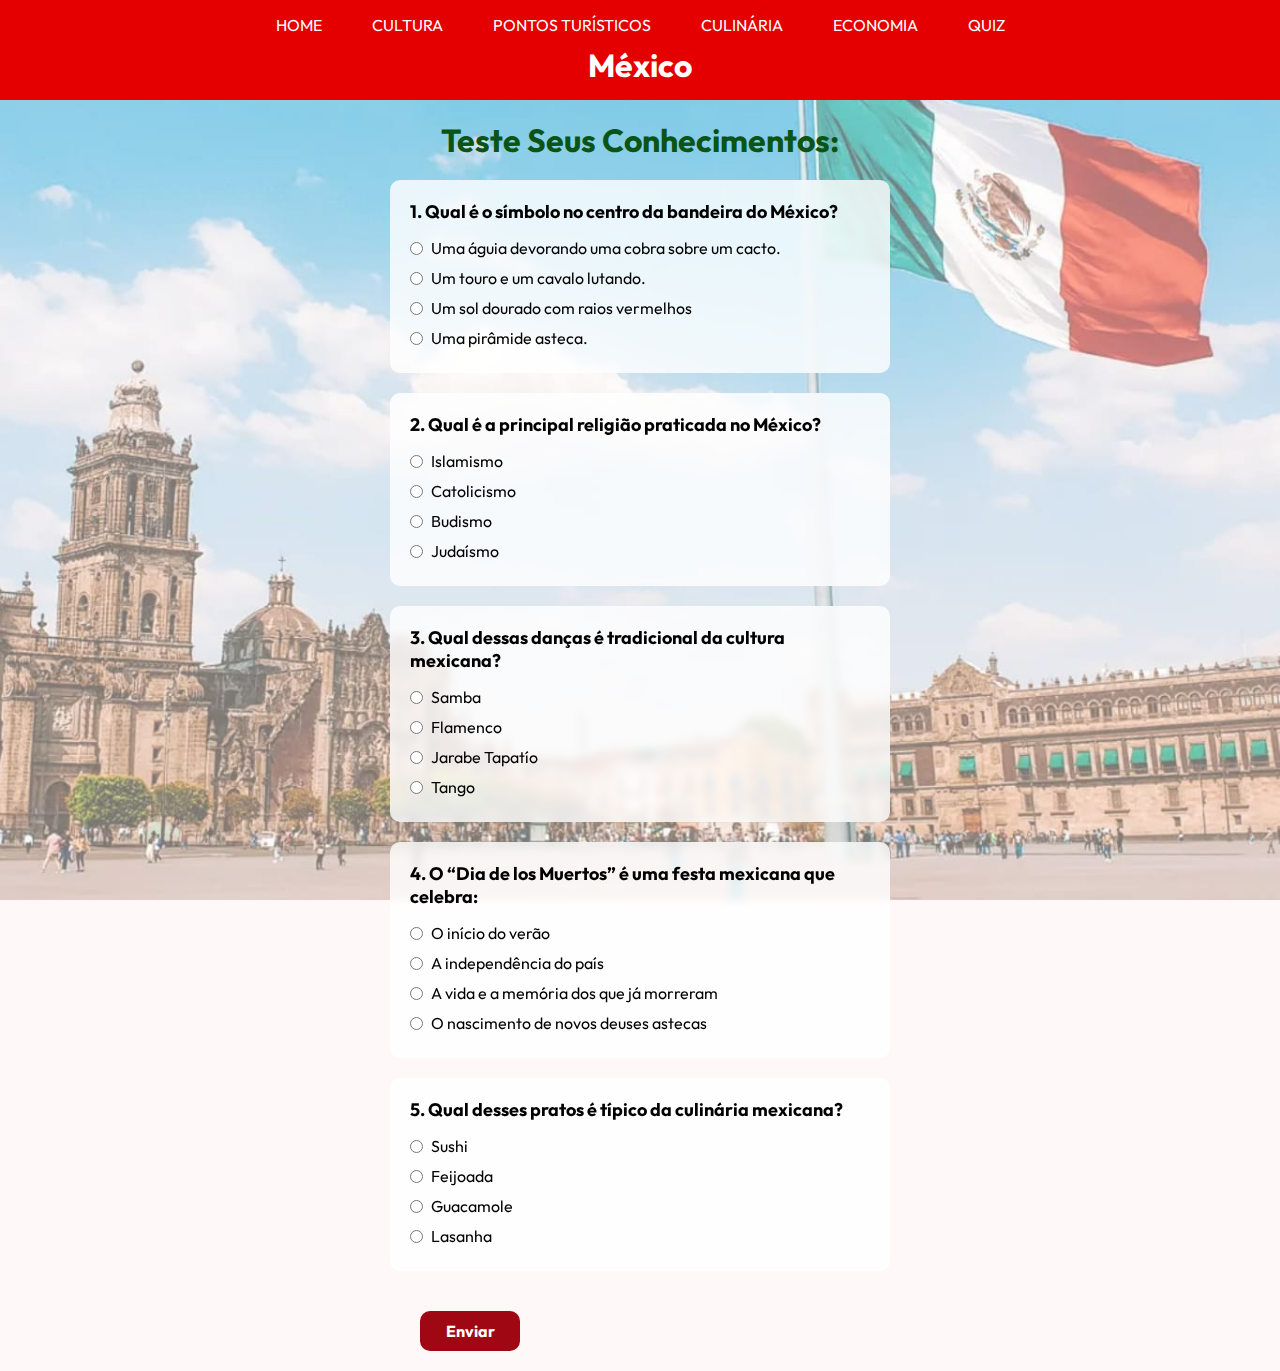
<file: quiz.html>
<!DOCTYPE html>
<html lang="pt-br">

<head>
    <meta charset="UTF-8">
    <meta name="viewport" content="width=device-width, initial-scale=1.0">
    <title>México</title>
    <link rel="shortcut icon" href="bandeira_rendodo.webp" type="image/x-icon">
    <link rel="stylesheet" href="quiz.css">
    <link rel="preconnect" href="https://fonts.googleapis.com">
    <link rel="preconnect" href="https://fonts.gstatic.com" crossorigin>
    <link href="https://fonts.googleapis.com/css2?family=Lora:ital,wght@0,400..700;1,400..700&family=Open+Sans:ital,wght@0,300..800;1,300..800&family=Outfit:wght@100..900&display=swap"
    rel="stylesheet">
</head>


<body>
    <div id="page">
        <header>
            <div class="header-container">
                <nav>
                    <ul>
                        <li>
                            <a href="home.html">HOME</a>
                        </li>
                        <li>
                            <a href="cultura.html">CULTURA</a>
                        </li>
                        <li>
                            <a href="locais.html">PONTOS TURÍSTICOS</a>
                        </li>
                        <li>
                            <a href="culinaria.html">CULINÁRIA</a>
                        </li>
                        <li>
                            <a href="economia.html">ECONOMIA</a>
                        </li>
                        <li>
                            <a href="quiz.html">QUIZ</a>
                        </li>
                    </ul>
                </nav>
                <h1>México</h1>
            </div>
        </header>

        <h1 id="quiz">Teste Seus Conhecimentos:</h1>
        <div class="pergunta">
            <h2>1. Qual é o símbolo no centro da bandeira do México?</h2>

            <div>
                <input type="radio" id="p1a" name="p1">
                <label for="p1a">Uma águia devorando uma cobra sobre um cacto.
                </label>
            </div>

            <div>
                <input type="radio" id="p1b" name="p1">
                <label for="p1b">Um touro e um cavalo lutando.
                </label>
            </div>

            <div>
                <input type="radio" id="p1c" name="p1">
                <label for="p1c">Um sol dourado com raios vermelhos
                </label>
            </div>

            <div>
                <input type="radio" id="p1d" name="p1">
                <label for="p1d">Uma pirâmide asteca.
                </label>
            </div>
        </div>


        <div class="pergunta">
            <h2>2. Qual é a principal religião praticada no México?
            </h2>

            <div>
                <input type="radio" id="p2a" name="p2">
                <label for="p2a">Islamismo
                </label>
            </div>

            <div>
                <input type="radio" id="p2b" name="p2">
                <label for="p2b">Catolicismo
                </label>
            </div>

            <div>
                <input type="radio" id="p2c" name="p2">
                <label for="p2c">Budismo
                </label>
            </div>

            <div>
                <input type="radio" id="p2d" name="p2">
                <label for="p2d">Judaísmo
                </label>
            </div>
        </div>


        <div class="pergunta">
            <h2>3. Qual dessas danças é tradicional da cultura mexicana?</h2>

            <div>
                <input type="radio" id="p3a" name="p3">
                <label for="p3a">Samba</label>
            </div>

            <div>
                <input type="radio" id="p3b" name="p3">
                <label for="p3b">Flamenco</label>
            </div>

            <div>
                <input type="radio" id="p3c" name="p3">
                <label for="p3c">Jarabe Tapatío
                </label>
            </div>

            <div>
                <input type="radio" id="p3d" name="p3">
                <label for="p3d">Tango
                </label>
            </div>
        </div>


        <div class="pergunta">
            <h2>4. O “Dia de los Muertos” é uma festa mexicana que celebra:</h2>

            <div>
                <input type="radio" id="p4a" name="p4">
                <label for="p4a">O início do verão
                </label>
            </div>

            <div>
                <input type="radio" id="p4b" name="p4">
                <label for="p4b">A independência do país
                </label>
            </div>

            <div>
                <input type="radio" id="p4c" name="p4">
                <label for="p4c">A vida e a memória dos que já morreram
                </label>
            </div>

            <div>
                <input type="radio" id="p4d" name="p4">
                <label for="p4d">O nascimento de novos deuses astecas
                </label>
            </div>
        </div>


        <div class="pergunta">
            <h2>5. Qual desses pratos é típico da culinária mexicana?
            </h2>

            <div>
                <input type="radio" id="p5a" name="p5">
                <label for="p5a">Sushi</label>
            </div>

            <div>
                <input type="radio" id="p5b" name="p5">
                <label for="p5b">Feijoada</label>
            </div>

            <div>
                <input type="radio" id="p5c" name="p5">
                <label for="p5c">Guacamole</label>
            </div>
            <div>
                <input type="radio" id="p5d" name="p5">
                <label for="p5d">Lasanha</label>
            </div>
        </div>

        <button><a href="gabarito.html" class="botao">Enviar</a></button> 
</body>

</html>
</file>
<file: style.css>
*{
  padding: 0;
  margin: 0;
  box-sizing: border-box;
  font-family:"Inter", sans-serif;
}

:root{
  font-size: 62.5%;
}

body{
  font-size: 1.6rem;
  color:#fff;
}

#page{
  max-width: 120rem;
  margin-inline: auto;
}

header{
  padding-block: 2rem;
}

fieldset{
  margin-bottom: 2rem;
  padding: 2rem;
  border-radius: 1rem;
}

.informacoes-pessoais{
  div{
    margin-bottom: 2rem;
  }

  input{
    margin-top:.7rem;
    display: block;
    padding:1rem 1.5rem;
    border-radius: 1rem;
    border: none;
    color:oklch(44.4% 0.177 26.899);
  } 

  input:focus{
    outline: 2px solid oklch(44.8% 0.119 151.328);
  }

  input::placeholder{
    color:oklch(44.4% 0.177 26.899);
  }

  input[type=file]{
    color: #fff;
  }
}

  & > div:nth-of-type(5){
    display: flex;
    flex-direction: column;
    gap: 1rem;
  }

  button{
    padding: 1rem;
    width: 10rem;
    background: oklch(44.4% 0.177 26.899);
    border-radius: 1rem;
    border:none;
    color:#fff;
    margin-bottom: 2rem;
    cursor: pointer;
    font-weight: bold;
  }

  button:hover{
    background:oklch(45.3% 0.124 130.933);
    transition: background 0.4s;
  }

  @media(max-width: 760px){
    body{
      padding-inline: 1rem;
    }
  }


  body {
      background-image:url(./assets/bandeira-fundo.jpeg);
      background-size: cover;
      background-position: center;
      
      height: 100vh; 
      background-attachment: fixed;
    }

    h1{
      text-align: center;
    }

    .botao {
      color: white;
      text-decoration: none;
    }

    .logo {
      width: 150px;   /* tamanho do logo */
      height: auto;
    }
</file>
<file: culinaria.css>
* {
    margin: 0;
    padding: 0;
    box-sizing: border-box;
    scroll-behavior: smooth;
    font-family: 'Outfit', sans-serif;
}

header {
    background: #e50000;
    color: #fff;
    padding-block: 2rem;
    position: fixed;
    width: 100%;

    z-index: 10;

}

img {
    border-radius: 2.8rem;
    margin-bottom: 2.4rem;
    height: 66rem;
    width: 100%;
}

.italico {
    font-style: italic;
    text-align: center;
}

main {
    max-width: 1120px;
    margin-inline: auto;

    padding: 9rem;

    h1 {
        margin-bottom: 4rem;
        margin-top: 2rem;
        color: #0a5416;
    }
}

hr {

    margin-top: 3rem;
}

:root {
    font-size: 62.5%;
}

body {
    font-size: 1.6rem;
    background: #fff8f8;
}

.header-container {
    max-width: 120rem;
    margin: 0 auto;
    display: flex;
    flex-direction: column;
    align-items: center;
    gap: 2rem;

    ul {
        display: flex;
        gap: 5rem;
        list-style: none;
    }

    a {
        color: #fff;
        text-decoration: none;
    }

    a:hover {
        transform: scale(1.1);
        font-weight: bold;
        transition: ease-in-out .4s;
    }
}

main {
    background: #fff8f8;
    min-height: calc(100svh - 11.8rem);
    padding-block: 15.8rem 4rem;
}

#voltar-para-o-inicio {
    text-decoration: none;
    color: #0a5416;
    margin: 40rem;
}

.culinaria h1 {
    margin-bottom: 0rem;
}

.culinaria .img-p {
    display: flex;
    align-items: center;
    gap: 30px;
}

.culinaria img {
    width: 350px;
    height: auto;
    border-radius: 20px;
}

.culinaria .img-p {
    display: flex;
    align-items: center;
    gap: 30px;
}

.culinaria:nth-of-type(even) .img-p {
    flex-direction: row-reverse;
}
</file>
<file: cultura.css>
* {
    margin: 0;
    padding: 0;
    box-sizing: border-box;
    scroll-behavior: smooth;
    font-family: 'Outfit', sans-serif;
}

header {
    background: #e50000;
    color: #fff;
    padding-block: 2rem;
    position: fixed;
    width: 100%;

    z-index: 10;

}

img {
    border-radius: 2.8rem;
    margin-bottom: 2.4rem;
    height: 66rem;
    width: 100%;
}

.italico {
    font-style: italic;
    text-align: center;
}

main {
    max-width: 1120px;
    margin-inline: auto;

    padding: 9rem;

    h1 {
        margin-bottom: 4rem;
        margin-top: 2rem;
        color: #0a5416;
    }
}

hr {

    margin-top: 3rem;
}

:root {
    font-size: 62.5%;
}

body {
    font-size: 1.6rem;
    background: #fff8f8;
}

.header-container {
    max-width: 120rem;
    margin: 0 auto;
    display: flex;
    flex-direction: column;
    align-items: center;
    gap: 2rem;

    ul {
        display: flex;
        gap: 5rem;
        list-style: none;
    }

    a {
        color: #fff;
        text-decoration: none;
    }

    a:hover {
        transform: scale(1.1);
        font-weight: bold;
        transition: ease-in-out .4s;
    }
}

main {
    background: #fff8f8;
    min-height: calc(100svh - 11.8rem);
    padding-block: 15.8rem 4rem;
}

#voltar-para-o-inicio {
    text-decoration: none;
    color: #0a5416;
    margin: 40rem;
}

.cultura h1 {
    margin-bottom: 0rem;
}

.cultura .img-p {
    display: flex;
    align-items: center;
    gap: 30px;
}

.cultura img {
    width: 350px;
    height: auto;
    border-radius: 20px;
}

.cultura .img-p {
    display: flex;
    align-items: center;
    gap: 30px;
}

.cultura:nth-of-type(even) .img-p {
    flex-direction: row-reverse;
}
</file>
<file: economia.css>
* {
    margin: 0;
    padding: 0;
    box-sizing: border-box;
    scroll-behavior: smooth;
    font-family: 'Outfit', sans-serif;
}

header {
    background: #e50000;
    color: #fff;
    padding-block: 2rem;
    position: fixed;
    width: 100%;

    z-index: 10;

}

img {
    border-radius: 2.8rem;
    margin-bottom: 2.4rem;
    height: 66rem;
    width: 100%;
}

.italico {
    font-style: italic;
    text-align: center;
}

main {
    max-width: 1120px;
    margin-inline: auto;

    padding: 9rem;

    h1 {
        margin-bottom: 4rem;
        margin-top: 2rem;
        color: #0a5416;
    }
}

hr {

    margin-top: 3rem;
}

:root {
    font-size: 62.5%;
}

body {
    font-size: 1.6rem;
    background: #fff8f8;
}

.header-container {
    max-width: 120rem;
    margin: 0 auto;
    display: flex;
    flex-direction: column;
    align-items: center;
    gap: 2rem;

    ul {
        display: flex;
        gap: 5rem;
        list-style: none;
    }

    a {
        color: #fff;
        text-decoration: none;
    }

    a:hover {
        transform: scale(1.1);
        font-weight: bold;
        transition: ease-in-out .4s;
    }
}

main {
    background: #fff8f8;
    min-height: calc(100svh - 11.8rem);
    padding-block: 15.8rem 4rem;
}

#voltar-para-o-inicio {
    text-decoration: none;
    color: #0a5416;
    margin: 40rem;
}

.economia h1 {
    margin-bottom: 0rem;
}

.economia .img-p {
    display: flex;
    align-items: center;
    gap: 30px;
}

.economia img {
    width: 350px;
    height: auto;
    border-radius: 20px;
}

.economia .img-p {
    display: flex;
    align-items: center;
    gap: 30px;
}

.economia:nth-of-type(even) .img-p {
    flex-direction: row-reverse;
}
</file>
<file: quiz.css>
* {
    margin: 0;
    padding: 0;
    box-sizing: border-box;
    scroll-behavior: smooth;
    font-family: 'Outfit', sans-serif;
}

header {
    background: #e50000;
    color: #fff;
    padding: 1.5rem 0;
    position: fixed;
    width: 100%;
    top: 0;
    z-index: 10;

}


.header-container {
    max-width: 120rem;
    margin: 0 auto;
    display: flex;
    flex-direction: column;
    align-items: center;
    gap: 1rem;

    ul {
        display: flex;
        gap: 5rem;
        list-style: none;
    }

    a {
        color: #fff;
        text-decoration: none;
    }

    a:hover {
        transform: scale(1.1);
        font-weight: bold;
        transition: ease-in-out .4s;
    }
}



:root {
    font-size: 62.5%;
}

#quiz {
    color: #0a5416;
    text-align: center;
}

body {
    padding-top: 12rem;
    font-size: 1.6rem;
    background: #fff8f8;
    background-image: url(./assets/gabarito.jpeg);
    background-size: cover;
    background-position: center;

    height: 100vh;
    background-attachment: fixed;
}


.pergunta {
    margin: 2rem 2rem;
    background: #ffffffcc;
    padding: 2rem;
    border-radius: 1rem;
    backdrop-filter: blur(4px);
    margin: 2rem auto;
    max-width: 50rem;
    width: 90%;
}

.pergunta div {
    display: flex;
    align-items: center;
    gap: .8rem;
}

h2 {
    font-size: 1.8rem;
    margin-bottom: 1rem;
}

label {
    display: block;
    font-size: 1.6rem;
    margin: .5rem 0;
}

button {
    margin-top: 1rem;
    width: 100%;
    padding: 1rem;
    font-size: 1.6rem;
    border: none;
    background-color: #b10000;
    color: white;
    border-radius: 8px;
    cursor: pointer;
}

button:hover {
    background-color: #8a0000;
}

button {
    padding: 1rem;
    width: 10rem;
    background: oklch(44.4% 0.177 26.899);
    border-radius: 1rem;
    border: none;
    color: #fff;
    margin-bottom: 2rem;
    cursor: pointer;
    font-weight: bold;
    margin: 2rem 42rem 2rem;
}

button:hover {
    background: oklch(45.3% 0.124 130.933);
    transition: background 0.4s;
}

.botao {
    color: white;
    text-decoration: none;
}
</file>
<file: home.css>
* {
    margin: 0;
    padding: 0;
    box-sizing: border-box;
    scroll-behavior: smooth;
    font-family: 'Outfit', sans-serif;
}

header {
    background: #e50000;
    color: #fff;
    padding-block: 2rem;
    position: fixed;
    width: 100%;
    z-index: 10;
}

#mapa-mexico {
    margin-bottom: 4rem;
    margin-top: 4rem;
}

img {
    position: relative;      
    left: 50%;              
    transform: translateX(-50%);
    border-radius: 2.8rem;
    margin-bottom: 2.4rem;
    height: 66rem;
    width: 90rem;
}

.italico {
    font-style: italic;
    text-align: center;
}

main {
    max-width: 1120px;
    margin-inline: auto;

    padding: 9rem;

    h1 {
        margin-bottom: 4rem;
        margin-top: 2rem;
        color: #0a5416;
    }
}

hr {

    margin-top: 3rem;
}

:root {
    font-size: 62.5%;
}

body {
    font-size: 1.6rem;
    background: #fff8f8;
}

.header-container {
    max-width: 120rem;
    margin: 0 auto;
    display: flex;
    flex-direction: column;
    align-items: center;
    gap: 2rem;

    ul {
        display: flex;
        gap: 5rem;
        list-style: none;
    }

    a {
        color: #fff;
        text-decoration: none;
    }

    a:hover {
        transform: scale(1.1);
        font-weight: bold;
        transition: ease-in-out .4s;
    }
}

main {
    background: #fff8f8;
    min-height: calc(100svh - 11.8rem);
    padding-block: 15.8rem 4rem;
}

#voltar-para-o-inicio {
    text-decoration: none;
    color: #0a5416;
    margin: 40rem;
}

.espaço-p {
    margin-top: 2rem;
    margin-bottom: 2rem;
}

#verde {
    color: #046949;
}

#branco {
    color: #aeaeae;
}

#vermelho {
    color: #ce1327;
}
</file>
<file: locais.css>
* {
    margin: 0;
    padding: 0;
    box-sizing: border-box;
    scroll-behavior: smooth;
    font-family: 'Outfit', sans-serif;
}
header {
    background: #e50000;
    color: #fff;
    padding-block: 2rem;
    position: fixed;
    width: 100%;

    z-index: 10;

}

img {
    border-radius: 2.8rem;
    margin-bottom: 2.4rem;
    height: 66rem;
    width: 100%;
}

.italico {
    font-style: italic;
    text-align: center;
}

main {
    max-width: 1120px;
    margin-inline: auto;

    padding: 9rem;

    h1 {
        margin-bottom: 4rem;
        margin-top: 2rem;
        color: #0a5416;
    }
}

hr {

    margin-top: 3rem;
}

:root {
    font-size: 62.5%;
}

body {
    font-size: 1.6rem;
    background: #fff8f8;
}

.header-container {
    max-width: 120rem;
    margin: 0 auto;
    display: flex;
    flex-direction: column;
    align-items: center;
    gap: 2rem;

    ul {
        display: flex;
        gap: 5rem;
        list-style: none;
    }

    a {
        color: #fff;
        text-decoration: none;
    }

    a:hover {
        transform: scale(1.1);
        font-weight: bold;
        transition: ease-in-out .4s;
    }
}

main {
    background: #fff8f8;
    min-height: calc(100svh - 11.8rem);
    padding-block: 15.8rem 4rem;
}

#voltar-para-o-inicio {
    text-decoration: none;
    color: #0a5416;
    margin: 40rem;
}

.pontos-turisticos h1 {
    margin-bottom: 0rem;
}

.pontos-turisticos .img-p {
    display: flex;
    align-items: center;
    gap: 30px;
}

.pontos-turisticos img {
    width: 350px;
    height: auto;
    border-radius: 20px;
}

.pontos-turisticos .img-p {
    display: flex;
    align-items: center;
    gap: 30px;
}

.pontos-turisticos:nth-of-type(even) .img-p {
    flex-direction: row-reverse;
}
</file>
